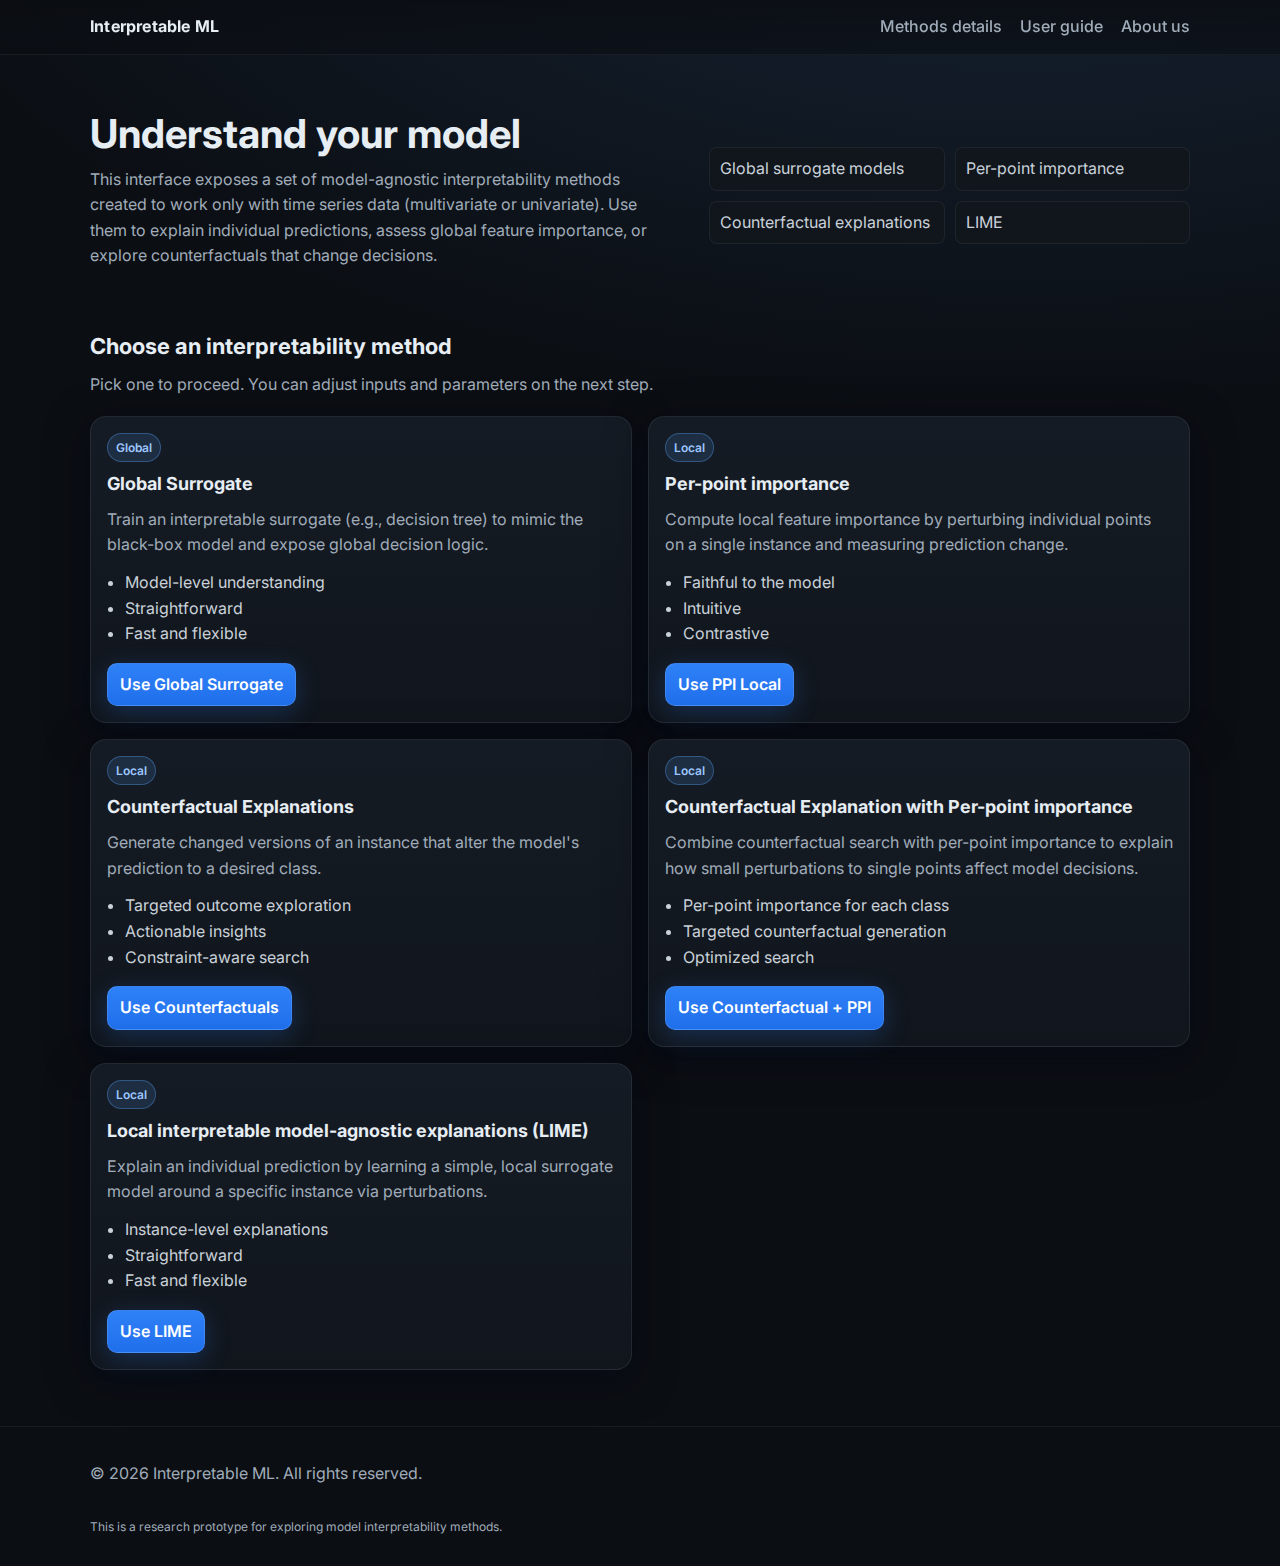
<file: templates/index.html>
<!doctype html>
<html lang="en">
  <head>
    <meta charset="utf-8" />
    <meta name="viewport" content="width=device-width, initial-scale=1" />
    <title>Interpretable ML — Home</title>
    <meta name="description" content="Explore and run interpretability methods." />
    <link rel="preconnect" href="https://fonts.googleapis.com" />
    <link rel="preconnect" href="https://fonts.gstatic.com" crossorigin />
    <link href="https://fonts.googleapis.com/css2?family=Inter:wght@400;500;600;700&display=swap" rel="stylesheet" />
    <link rel="stylesheet" href="/static/css/home.css" />
  </head>
  <body>
    <header class="site-header">
      <div class="container header-inner">
        <div class="brand" aria-label="Project brand">
          <span class="brand-name">Interpretable ML</span>
        </div>
        <nav class="top-nav" aria-label="Primary">
          <a class="nav-link" href="/methods-descriptions">Methods details</a>
          <a class="nav-link" href="/instructions">User guide</a>
          <a class="nav-link" href="#about">About us</a>
        </nav>
      </div>
    </header>

    <main id="content" class="site-main">
      <!-- Intro / Hero -->
      <section id="about" class="hero">
        <div class="container hero-inner">
          <div class="hero-copy">
            <h1 class="hero-title">Understand your model</h1>
            <p class="hero-subtitle">
              This interface exposes a set of model-agnostic interpretability methods created to
              work only with time series data (multivariate or univariate). Use them to explain
              individual predictions, assess global feature importance, or explore counterfactuals
              that change decisions.
            </p>
          </div>
          <div class="hero-copy">
            <div class="hero-bullets" role="list" aria-label="Available method categories">
              <div class="bullet" role="listitem">Global surrogate models</div>
              <div class="bullet" role="listitem">Per-point importance</div>
              <div class="bullet" role="listitem">Counterfactual explanations</div>
              <div class="bullet" role="listitem">LIME</div>
            </div>
          </div>
        </div>
      </section>

      <!-- Methods grid -->
      <section id="methods" class="methods">
        <div class="container">
          <h2 class="section-title">Choose an interpretability method</h2>
          <p class="section-sub">Pick one to proceed. You can adjust inputs and parameters on the next step.</p>

          <div class="cards" role="list">
            <!-- Global Surrogate -->
            <article class="card method" role="listitem">
              <div class="card-badge">Global</div>
              <h3 class="card-title">Global Surrogate</h3>
              <p class="card-desc">
                Train an interpretable surrogate (e.g., decision tree) to mimic the
                black-box model and expose global decision logic.
              </p>
              <ul class="card-points">
                <li>Model-level understanding</li>
                <li>Straightforward</li>
                <li>Fast and flexible</li>
              </ul>
              <a class="button" href="/methods/global-surrogate" data-method="global_surrogate" aria-label="Select Global Surrogate">Use Global Surrogate</a>
            </article>

            <!-- PPI -->
            <article class="card method" role="listitem">
              <div class="card-badge">Local</div>
              <h3 class="card-title">Per-point importance</h3>
              <p class="card-desc">
                Compute local feature importance by perturbing
                individual points on a single instance and measuring prediction change.
              </p>
              <ul class="card-points">
                <li>Faithful to the model</li>
                <li>Intuitive</li>
                <li>Contrastive</li>
              </ul>
              <a class="button" href="/methods/pfi-local" data-method="pfi_local" aria-label="Select PPI Local">Use PPI Local</a>
            </article>

            <!-- Counterfactual Explanations -->
            <article class="card method" role="listitem">
              <div class="card-badge">Local</div>
              <h3 class="card-title">Counterfactual Explanations</h3>
              <p class="card-desc">
                Generate changed versions of an instance that alter the
                model's prediction to a desired class.
              </p>
              <ul class="card-points">
                <li>Targeted outcome exploration</li>
                <li>Actionable insights</li>
                <li>Constraint-aware search</li>
              </ul>
              <a class="button" href="/methods/counterfactual-explanations" data-method="counterfactual_explanations" aria-label="Select Counterfactual Explanations">Use Counterfactuals</a>
            </article>

            <!-- Counterfactual Explanation with PPI (hybrid) -->
            <article class="card method" role="listitem">
              <div class="card-badge">Local</div>
              <h3 class="card-title">Counterfactual Explanation with Per-point importance</h3>
              <p class="card-desc">
                Combine counterfactual search with per-point importance to explain how
                small perturbations to single points affect model decisions.
              </p>
              <ul class="card-points">
                <li>Per-point importance for each class</li>
                <li>Targeted counterfactual generation</li>
                <li>Optimized search</li>
              </ul>
              <a class="button" href="/methods/counterfactual-with-pfi" data-method="counterfactual_with_pfi" aria-label="Select Counterfactual Explanation with PPI Local">Use Counterfactual + PPI</a>
            </article>

            <!-- LIME -->
            <article class="card method" role="listitem">
              <div class="card-badge">Local</div>
              <h3 class="card-title">Local interpretable model-agnostic explanations (LIME)</h3>
              <p class="card-desc">
                Explain an individual prediction by learning a simple, local surrogate
                model around a specific instance via perturbations.
              </p>
              <ul class="card-points">
                <li>Instance-level explanations</li>
                <li>Straightforward</li>
                <li>Fast and flexible</li>
              </ul>
              <a class="button" href="/methods/lime" data-method="lime" aria-label="Select LIME">Use LIME</a>
            </article>

          </div>
        </div>
      </section>
    </main>

    <footer class="site-footer">
      <div class="container footer-inner">
        <p>© <span id="year"></span> Interpretable ML. All rights reserved.</p>
        <p class="small">This is a research prototype for exploring model interpretability methods.</p>
      </div>
    </footer>

    <script>
      // Progressive enhancement: set current year and capture selection intent.
      document.getElementById('year').textContent = new Date().getFullYear();

      // In a later step we will wire these to navigate to method flows.
      document.querySelectorAll('.button[data-method]').forEach((btn) => {
        btn.addEventListener('click', (e) => {
          const href = btn.getAttribute('href') || '#';
          // Only intercept clicks for placeholder links
          if (href === '#') {
            e.preventDefault();
          }
          const method = btn.getAttribute('data-method');
          // Placeholder: visual feedback only for now
          btn.classList.add('selected');
          btn.textContent = 'Selected';
          btn.setAttribute('aria-pressed', 'true');
        });
      });
    </script>
  </body>
</html>
</file>
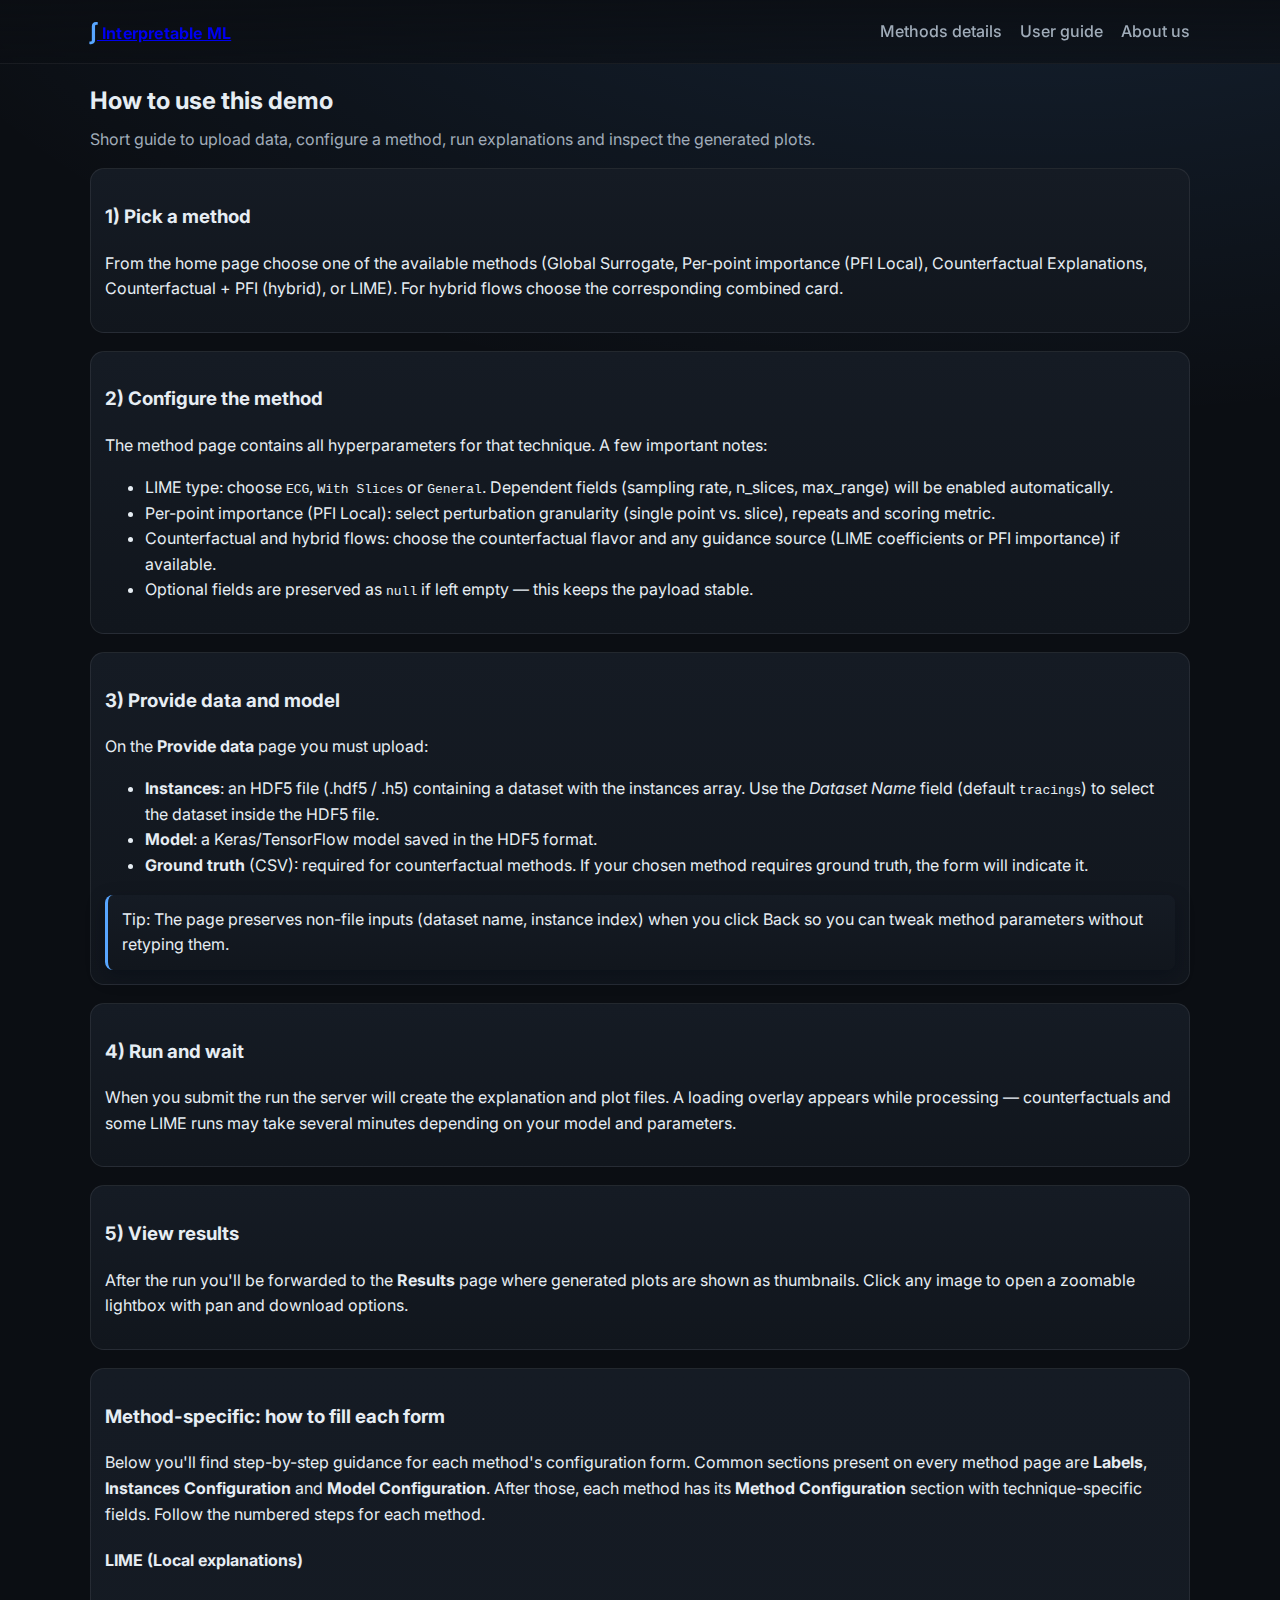
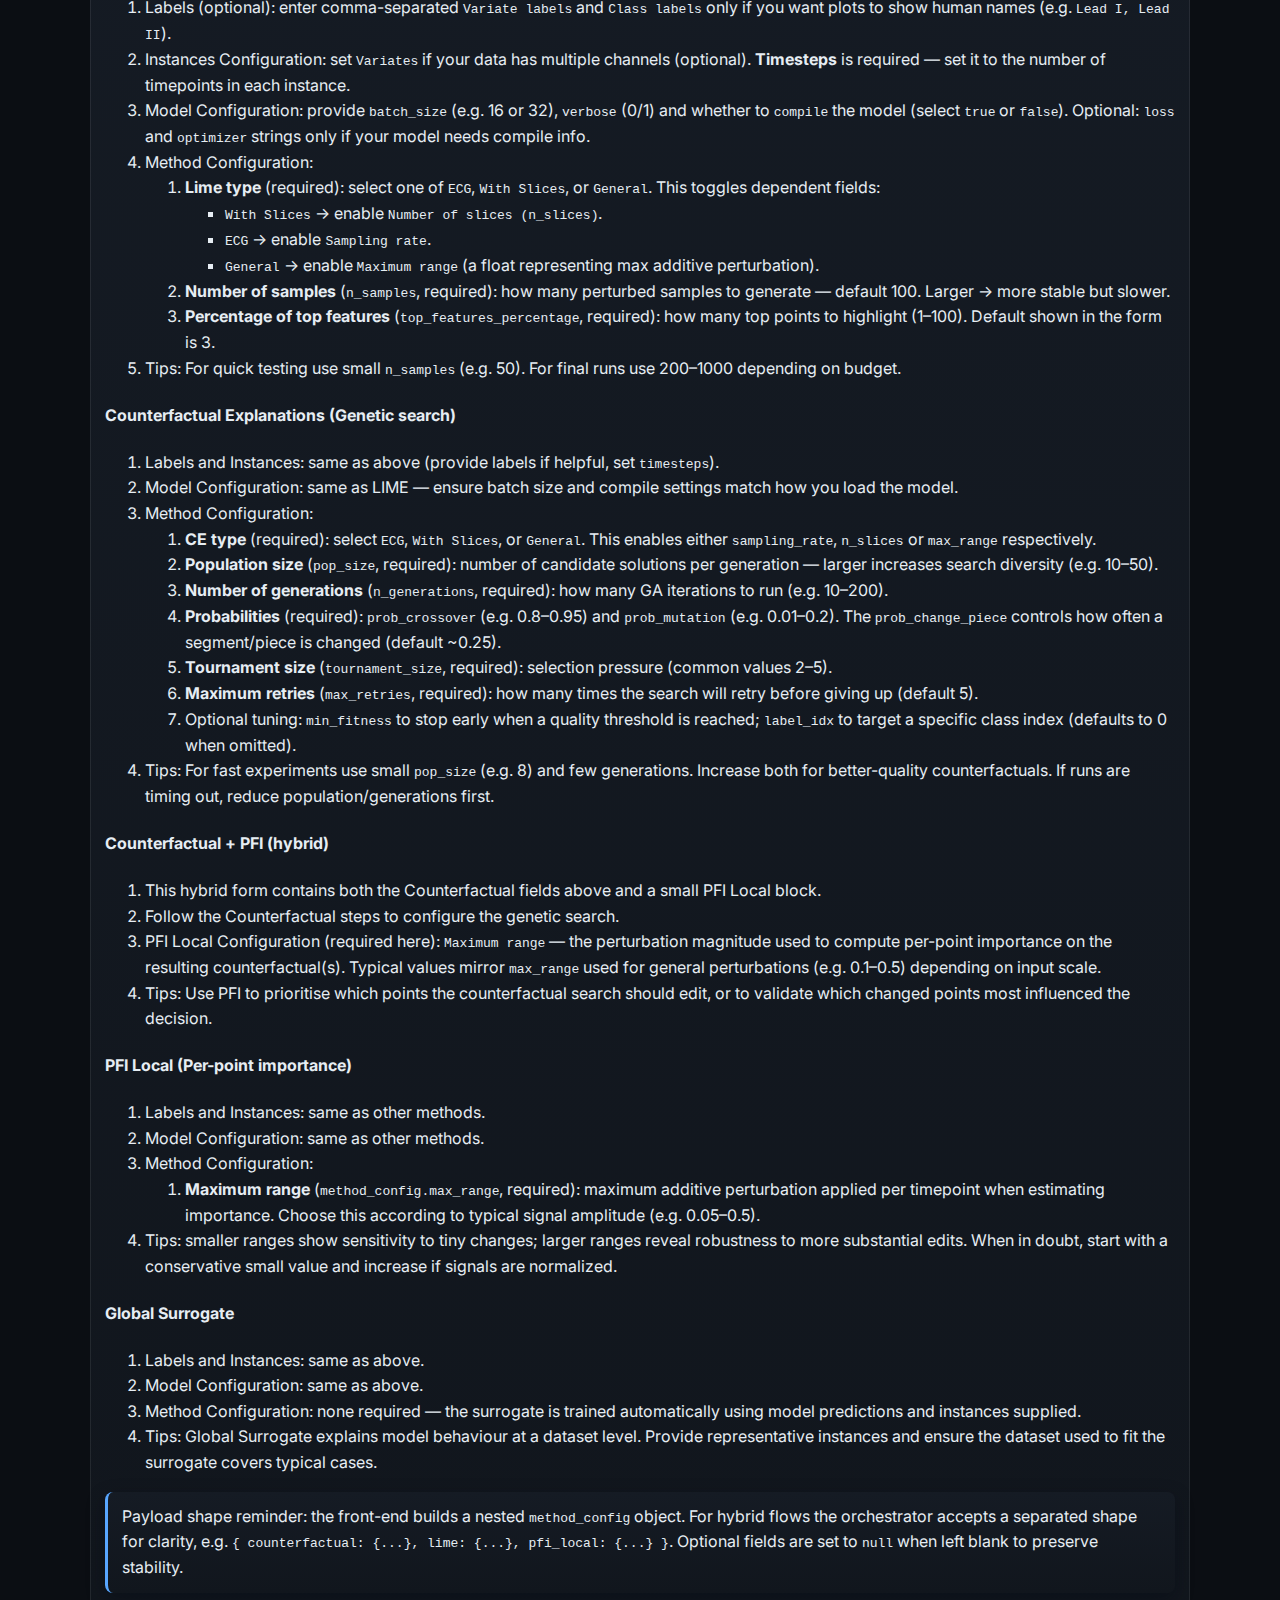
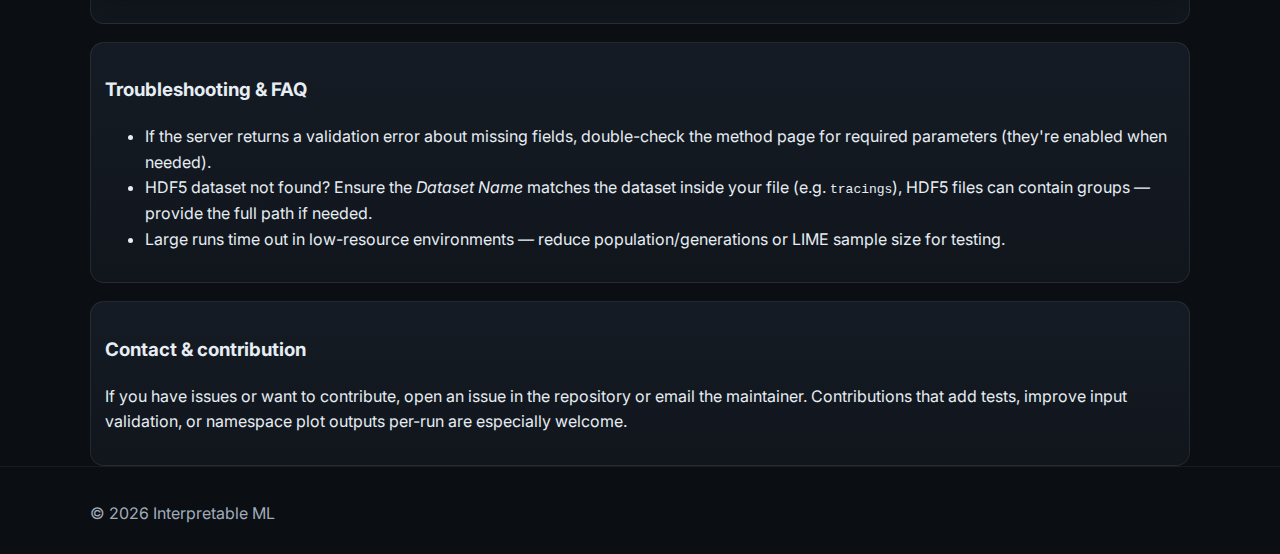
<file: templates/instructions.html>
<!doctype html>
<html lang="en">
  <head>
    <meta charset="utf-8" />
    <meta name="viewport" content="width=device-width, initial-scale=1" />
    <title>How to use — Interpretable ML</title>
    <meta name="description" content="Instructions and tips to run explanations with the Interpretable ML demo." />
    <link rel="preconnect" href="https://fonts.googleapis.com" />
    <link rel="preconnect" href="https://fonts.gstatic.com" crossorigin />
    <link href="https://fonts.googleapis.com/css2?family=Inter:wght@400;500;600;700&display=swap" rel="stylesheet" />
    <link rel="stylesheet" href="/static/css/home.css" />
    <link rel="stylesheet" href="/static/css/form.css" />
    <style>
      .lead { margin-top: 6px; color: var(--muted); }
      .how-grid { display: grid; gap: 18px; grid-template-columns: 1fr; }
      .note {
        background: linear-gradient(180deg, var(--panel-2), var(--panel));
        border-left: 3px solid var(--accent);
        padding: 12px 14px;
        color: var(--text);
        border-radius: 8px;
        box-shadow: 0 6px 18px rgba(3,8,20,0.35);
      }
      pre.cmd { background:#111; color:#eee; padding:10px;border-radius:6px; overflow:auto }
      ul.check { margin: 8px 0 0 20px; }
    </style>
  </head>
  <body>
    <header class="site-header">
      <div class="container header-inner">
        <div class="brand">
          <a class="brand-link" href="/" aria-label="Back to home">
            <span class="brand-mark">∫</span>
            <span class="brand-name">Interpretable ML</span>
          </a>
        </div>
        <nav class="top-nav" aria-label="Primary">
          <a class="nav-link" href="/methods-descriptions">Methods details</a>
          <a class="nav-link" href="/instructions">User guide</a>
          <a class="nav-link" href="#about">About us</a>
        </nav>
      </div>
    </header>

    <main id="content" class="site-main">
      <section class="container">
        <h1 class="page-title">How to use this demo</h1>
        <p class="lead">Short guide to upload data, configure a method, run explanations and inspect the generated plots.</p>

        <div class="how-grid">
          <article class="panel">
            <h3>1) Pick a method</h3>
            <p>From the home page choose one of the available methods (Global Surrogate, Per-point importance (PFI Local), Counterfactual Explanations, Counterfactual + PFI (hybrid), or LIME). For hybrid flows choose the corresponding combined card.</p>
          </article>

          <article class="panel">
            <h3>2) Configure the method</h3>
            <p>The method page contains all hyperparameters for that technique. A few important notes:</p>
            <ul>
              <li>LIME type: choose <code>ECG</code>, <code>With Slices</code> or <code>General</code>. Dependent fields (sampling rate, n_slices, max_range) will be enabled automatically.</li>
              <li>Per-point importance (PFI Local): select perturbation granularity (single point vs. slice), repeats and scoring metric.</li>
              <li>Counterfactual and hybrid flows: choose the counterfactual flavor and any guidance source (LIME coefficients or PFI importance) if available.</li>
              <li>Optional fields are preserved as <code>null</code> if left empty — this keeps the payload stable.</li>
            </ul>
          </article>

          <article class="panel">
            <h3>3) Provide data and model</h3>
            <p>On the <strong>Provide data</strong> page you must upload:</p>
            <ul>
              <li><strong>Instances</strong>: an HDF5 file (.hdf5 / .h5) containing a dataset with the instances array. Use the <em>Dataset Name</em> field (default <code>tracings</code>) to select the dataset inside the HDF5 file.</li>
              <li><strong>Model</strong>: a Keras/TensorFlow model saved in the HDF5 format.</li>
              <li><strong>Ground truth</strong> (CSV): required for counterfactual methods. If your chosen method requires ground truth, the form will indicate it.</li>
            </ul>
            <div class="note">Tip: The page preserves non-file inputs (dataset name, instance index) when you click Back so you can tweak method parameters without retyping them.</div>
          </article>

          <article class="panel">
            <h3>4) Run and wait</h3>
            <p>When you submit the run the server will create the explanation and plot files. A loading overlay appears while processing — counterfactuals and some LIME runs may take several minutes depending on your model and parameters.</p>
          </article>

          <article class="panel">
            <h3>5) View results</h3>
            <p>After the run you'll be forwarded to the <strong>Results</strong> page where generated plots are shown as thumbnails. Click any image to open a zoomable lightbox with pan and download options.</p>
          </article>

          <article class="panel">
            <h3>Method-specific: how to fill each form</h3>
            <p>Below you'll find step-by-step guidance for each method's configuration form. Common sections present on every method page are <strong>Labels</strong>, <strong>Instances Configuration</strong> and <strong>Model Configuration</strong>. After those, each method has its <strong>Method Configuration</strong> section with technique-specific fields. Follow the numbered steps for each method.</p>

            <h4>LIME (Local explanations)</h4>
            <ol>
              <li>Labels (optional): enter comma-separated <code>Variate labels</code> and <code>Class labels</code> only if you want plots to show human names (e.g. <code>Lead I, Lead II</code>).</li>
              <li>Instances Configuration: set <code>Variates</code> if your data has multiple channels (optional). <strong>Timesteps</strong> is required — set it to the number of timepoints in each instance.</li>
              <li>Model Configuration: provide <code>batch_size</code> (e.g. 16 or 32), <code>verbose</code> (0/1) and whether to <code>compile</code> the model (select <code>true</code> or <code>false</code>). Optional: <code>loss</code> and <code>optimizer</code> strings only if your model needs compile info.</li>
              <li>Method Configuration:
                <ol>
                  <li><strong>Lime type</strong> (required): select one of <code>ECG</code>, <code>With Slices</code>, or <code>General</code>. This toggles dependent fields:</li>
                  <ul>
                    <li><code>With Slices</code> → enable <code>Number of slices (n_slices)</code>.</li>
                    <li><code>ECG</code> → enable <code>Sampling rate</code>.</li>
                    <li><code>General</code> → enable <code>Maximum range</code> (a float representing max additive perturbation).</li>
                  </ul>
                  <li><strong>Number of samples</strong> (<code>n_samples</code>, required): how many perturbed samples to generate — default 100. Larger → more stable but slower.</li>
                  <li><strong>Percentage of top features</strong> (<code>top_features_percentage</code>, required): how many top points to highlight (1–100). Default shown in the form is 3.</li>
                </ol>
              </li>
              <li>Tips: For quick testing use small <code>n_samples</code> (e.g. 50). For final runs use 200–1000 depending on budget.</li>
            </ol>

            <h4>Counterfactual Explanations (Genetic search)</h4>
            <ol>
              <li>Labels and Instances: same as above (provide labels if helpful, set <code>timesteps</code>).</li>
              <li>Model Configuration: same as LIME — ensure batch size and compile settings match how you load the model.</li>
              <li>Method Configuration:
                <ol>
                  <li><strong>CE type</strong> (required): select <code>ECG</code>, <code>With Slices</code>, or <code>General</code>. This enables either <code>sampling_rate</code>, <code>n_slices</code> or <code>max_range</code> respectively.</li>
                  <li><strong>Population size</strong> (<code>pop_size</code>, required): number of candidate solutions per generation — larger increases search diversity (e.g. 10–50).</li>
                  <li><strong>Number of generations</strong> (<code>n_generations</code>, required): how many GA iterations to run (e.g. 10–200).</li>
                  <li><strong>Probabilities</strong> (required): <code>prob_crossover</code> (e.g. 0.8–0.95) and <code>prob_mutation</code> (e.g. 0.01–0.2). The <code>prob_change_piece</code> controls how often a segment/piece is changed (default ~0.25).</li>
                  <li><strong>Tournament size</strong> (<code>tournament_size</code>, required): selection pressure (common values 2–5).</li>
                  <li><strong>Maximum retries</strong> (<code>max_retries</code>, required): how many times the search will retry before giving up (default 5).</li>
                  <li>Optional tuning: <code>min_fitness</code> to stop early when a quality threshold is reached; <code>label_idx</code> to target a specific class index (defaults to 0 when omitted).</li>
                </ol>
              </li>
              <li>Tips: For fast experiments use small <code>pop_size</code> (e.g. 8) and few generations. Increase both for better-quality counterfactuals. If runs are timing out, reduce population/generations first.</li>
            </ol>

            <h4>Counterfactual + PFI (hybrid)</h4>
            <ol>
              <li>This hybrid form contains both the Counterfactual fields above and a small PFI Local block.</li>
              <li>Follow the Counterfactual steps to configure the genetic search.</li>
              <li>PFI Local Configuration (required here): <code>Maximum range</code> — the perturbation magnitude used to compute per-point importance on the resulting counterfactual(s). Typical values mirror <code>max_range</code> used for general perturbations (e.g. 0.1–0.5) depending on input scale.</li>
              <li>Tips: Use PFI to prioritise which points the counterfactual search should edit, or to validate which changed points most influenced the decision.</li>
            </ol>

            <h4>PFI Local (Per-point importance)</h4>
            <ol>
              <li>Labels and Instances: same as other methods.</li>
              <li>Model Configuration: same as other methods.</li>
              <li>Method Configuration:
                <ol>
                  <li><strong>Maximum range</strong> (<code>method_config.max_range</code>, required): maximum additive perturbation applied per timepoint when estimating importance. Choose this according to typical signal amplitude (e.g. 0.05–0.5).</li>
                </ol>
              </li>
              <li>Tips: smaller ranges show sensitivity to tiny changes; larger ranges reveal robustness to more substantial edits. When in doubt, start with a conservative small value and increase if signals are normalized.</li>
            </ol>

            <h4>Global Surrogate</h4>
            <ol>
              <li>Labels and Instances: same as above.</li>
              <li>Model Configuration: same as above.</li>
              <li>Method Configuration: none required — the surrogate is trained automatically using model predictions and instances supplied.</li>
              <li>Tips: Global Surrogate explains model behaviour at a dataset level. Provide representative instances and ensure the dataset used to fit the surrogate covers typical cases.</li>
            </ol>

            <p class="note">Payload shape reminder: the front-end builds a nested <code>method_config</code> object. For hybrid flows the orchestrator accepts a separated shape for clarity, e.g. <code>{ counterfactual: {...}, lime: {...}, pfi_local: {...} }</code>. Optional fields are set to <code>null</code> when left blank to preserve stability.</p>
          </article>

          <article class="panel">
            <h3>Troubleshooting & FAQ</h3>
            <ul>
              <li>If the server returns a validation error about missing fields, double-check the method page for required parameters (they're enabled when needed).</li>
              <li>HDF5 dataset not found? Ensure the <em>Dataset Name</em> matches the dataset inside your file (e.g. <code>tracings</code>), HDF5 files can contain groups — provide the full path if needed.</li>
              <li>Large runs time out in low-resource environments — reduce population/generations or LIME sample size for testing.</li>
            </ul>
          </article>

          <article class="panel">
            <h3>Contact & contribution</h3>
            <p>If you have issues or want to contribute, open an issue in the repository or email the maintainer. Contributions that add tests, improve input validation, or namespace plot outputs per-run are especially welcome.</p>
          </article>
        </div>
      </section>
    </main>

    <footer class="site-footer">
      <div class="container footer-inner">
        <p>© <span id="year"></span> Interpretable ML</p>
      </div>
    </footer>

    <script>document.getElementById('year').textContent = new Date().getFullYear();</script>
  </body>
</html>
</file>
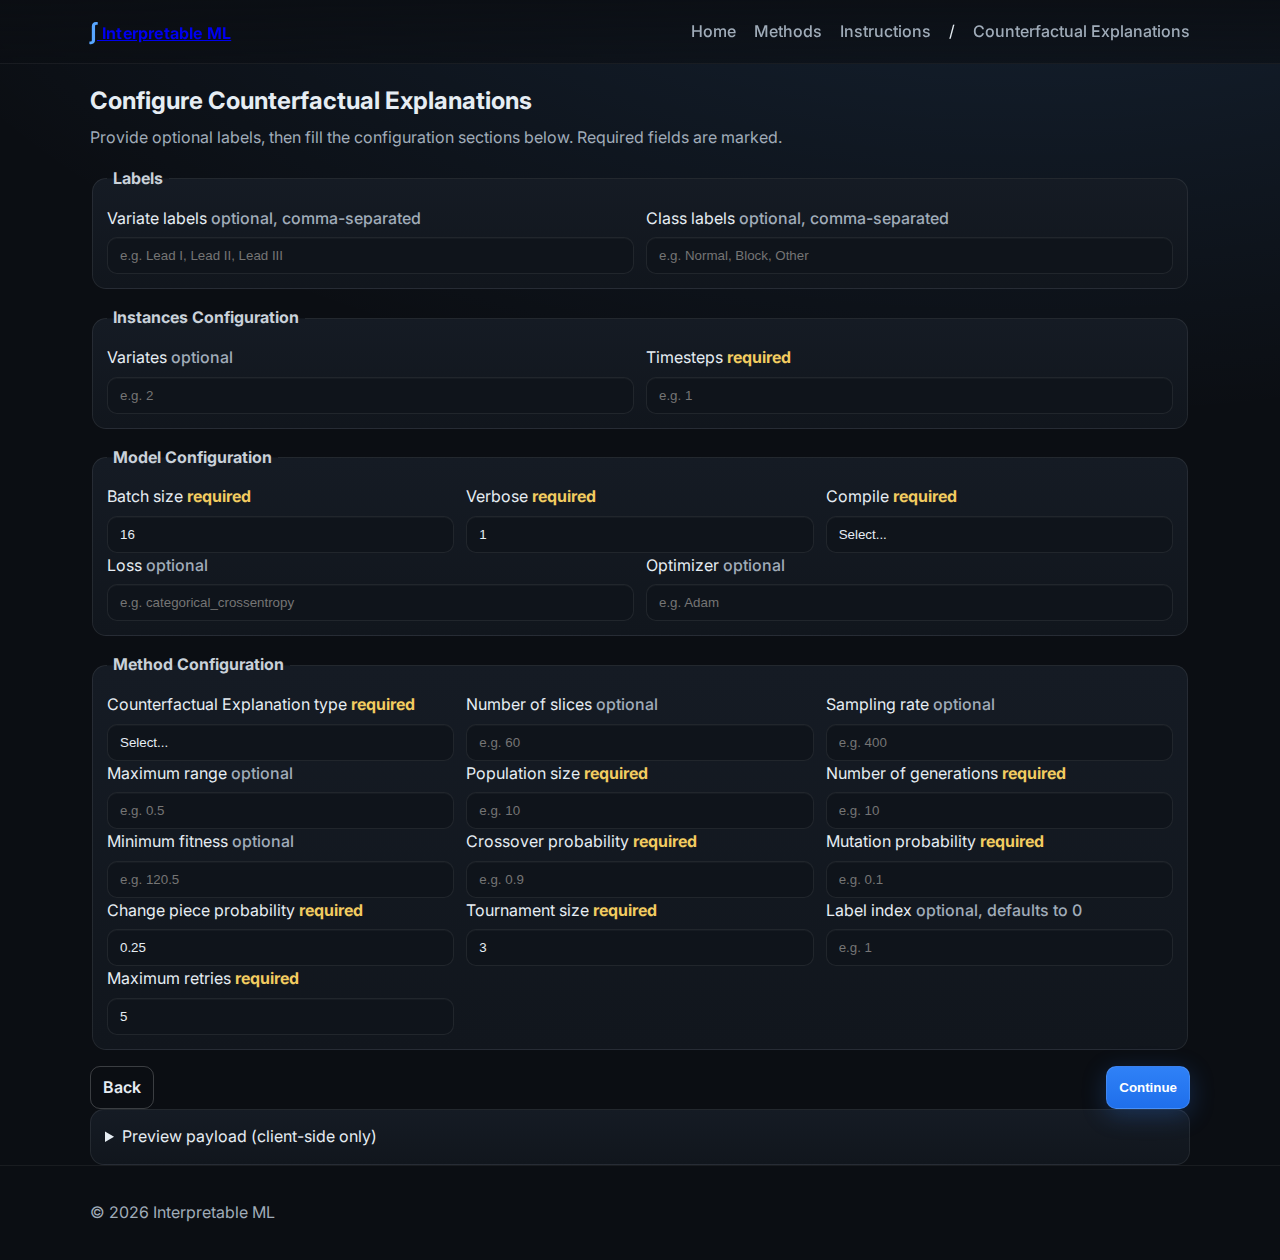
<file: templates/method_counterfactual.html>
<!doctype html>
<html lang="en">
  <head>
    <meta charset="utf-8" />
    <meta name="viewport" content="width=device-width, initial-scale=1" />
    <title>Counterfactual Explanations — Interpretable ML</title>
    <meta name="description" content="Configure parameters to run Counterfactual Explanations." />
    <link rel="preconnect" href="https://fonts.googleapis.com" />
    <link rel="preconnect" href="https://fonts.gstatic.com" crossorigin />
    <link href="https://fonts.googleapis.com/css2?family=Inter:wght@400;500;600;700&display=swap" rel="stylesheet" />
    <link rel="stylesheet" href="/static/css/home.css" />
    <link rel="stylesheet" href="/static/css/form.css" />
  </head>
  <body>
    <header class="site-header">
      <div class="container header-inner">
        <div class="brand">
          <a class="brand-link" href="/" aria-label="Back to home">
            <span class="brand-mark">∫</span>
            <span class="brand-name">Interpretable ML</span>
          </a>
        </div>
        <nav class="top-nav" aria-label="Breadcrumb">
          <a class="nav-link" href="/">Home</a>
          <a class="nav-link" href="/methods-descriptions">Methods</a>
          <a class="nav-link" href="/instructions">Instructions</a>
          <span class="crumb">/</span>
          <span class="nav-link current">Counterfactual Explanations</span>
        </nav>
      </div>
    </header>

    <main id="content" class="site-main">
      <section class="container">
        <h1 class="page-title">Configure Counterfactual Explanations</h1>
        <p class="page-sub">Provide optional labels, then fill the configuration sections below. Required fields are marked.</p>

        <form id="ce-form" class="form" novalidate>
          <input type="hidden" name="method_name" value="counterfactual_explanations" />

          <fieldset class="panel">
            <legend>Labels</legend>
            <div class="grid two">
              <div class="field">
                <label for="variate_labels">Variate labels <span class="hint">optional, comma-separated</span></label>
                <input id="variate_labels" name="variate_labels" type="text" placeholder="e.g. Lead I, Lead II, Lead III" />
              </div>
              <div class="field">
                <label for="class_labels">Class labels <span class="hint">optional, comma-separated</span></label>
                <input id="class_labels" name="class_labels" type="text" placeholder="e.g. Normal, Block, Other" />
              </div>
            </div>
          </fieldset>

          <fieldset class="panel">
            <legend>Instances Configuration</legend>
            <div class="grid two">
              <div class="field">
                <label for="instances_variates">Variates <span class="hint">optional</span></label>
                <input id="instances_variates" name="instances_config.variates" type="number" inputmode="numeric" min="0" step="1" placeholder="e.g. 2" />
              </div>
              <div class="field required">
                <label for="instances_timesteps">Timesteps <span class="req">required</span></label>
                <input id="instances_timesteps" name="instances_config.timesteps" type="number" inputmode="numeric" min="1" step="1" required placeholder="e.g. 1" />
              </div>
            </div>
          </fieldset>

          <fieldset class="panel">
            <legend>Model Configuration</legend>
            <div class="grid three">
              <div class="field required">
                <label for="model_batch_size">Batch size <span class="req">required</span></label>
                <input id="model_batch_size" name="model_config.batch_size" type="number" inputmode="numeric" min="1" step="1" value="16" required placeholder="e.g. 32" />
              </div>
              <div class="field required">
                <label for="model_verbose">Verbose <span class="req">required</span></label>
                <input id="model_verbose" name="model_config.verbose" type="number" inputmode="numeric" min="0" step="1" value="1" required placeholder="e.g. 0" />
              </div>
              <div class="field required">
                <label for="model_compile">Compile <span class="req">required</span></label>
                <select id="model_compile" name="model_config.compile" required>
                  <option value="" disabled selected>Select...</option>
                  <option value="true">true</option>
                  <option value="false">false</option>
                </select>
              </div>
            </div>
            <div class="grid two">
              <div class="field">
                <label for="model_loss">Loss <span class="hint">optional</span></label>
                <input id="model_loss" name="model_config.loss" type="text" placeholder="e.g. categorical_crossentropy" />
              </div>
              <div class="field">
                <label for="model_optimizer">Optimizer <span class="hint">optional</span></label>
                <input id="model_optimizer" name="model_config.optimizer" type="text" placeholder="e.g. Adam" />
              </div>
            </div>
          </fieldset>

          <fieldset class="panel">
            <legend>Method Configuration</legend>
            <div class="grid three">
              <div class="field required">
                <label for="ce_type">Counterfactual Explanation type <span class="req">required</span></label>
                <select id="ce_type" name="method_config.ce_type" required>
                  <option value="" disabled selected>Select...</option>
                  <option value="ecg">ECG</option>
                  <option value="with_slices">With Slices</option>
                  <option value="general">General</option>
                </select>
              </div>
              <div class="field">
                <label for="n_slices">Number of slices <span class="hint">optional</span></label>
                <input id="n_slices" name="method_config.n_slices" type="number" inputmode="numeric" min="1" step="1" placeholder="e.g. 60" />
              </div>
              <div class="field">
                <label for="sampling_rate">Sampling rate <span class="hint">optional</span></label>
                <input id="sampling_rate" name="method_config.sampling_rate" type="number" inputmode="numeric" min="1" step="1" placeholder="e.g. 400" />
              </div>
            </div>
            <div class="grid three">
              <div class="field">
                <label for="max_range">Maximum range <span class="hint">optional</span></label>
                <input id="max_range" name="method_config.max_range" type="number" step="any" placeholder="e.g. 0.5" />
              </div>
              <div class="field required">
                <label for="pop_size">Population size <span class="req">required</span></label>
                <input id="pop_size" name="method_config.pop_size" type="number" inputmode="numeric" min="1" step="1" required placeholder="e.g. 10" />
              </div>
              <div class="field required">
                <label for="n_generations">Number of generations <span class="req">required</span></label>
                <input id="n_generations" name="method_config.n_generations" type="number" inputmode="numeric" min="1" step="1" required placeholder="e.g. 10" />
              </div>
            </div>
            <div class="grid three">
              <div class="field">
                <label for="min_fitness">Minimum fitness <span class="hint">optional</span></label>
                <input id="min_fitness" name="method_config.min_fitness" type="number" step="any" placeholder="e.g. 120.5" />
              </div>
              <div class="field required">
                <label for="prob_crossover">Crossover probability <span class="req">required</span></label>
                <input id="prob_crossover" name="method_config.prob_crossover" type="number" step="any" min="0" max="1" required placeholder="e.g. 0.9" />
              </div>
              <div class="field required">
                <label for="prob_mutation">Mutation probability <span class="req">required</span></label>
                <input id="prob_mutation" name="method_config.prob_mutation" type="number" step="any" min="0" max="1" required placeholder="e.g. 0.1" />
              </div>
            </div>
            <div class="grid three">
              <div class="field required">
                <label for="prob_change_piece">Change piece probability <span class="req">required</span></label>
                <input id="prob_change_piece" name="method_config.prob_change_piece" type="number" step="any" min="0" max="1" required value="0.25" />
              </div>
              <div class="field required">
                <label for="tournament_size">Tournament size <span class="req">required</span></label>
                <input id="tournament_size" name="method_config.tournament_size" type="number" inputmode="numeric" min="1" step="1" required value="3" />
              </div>
              <div class="field">
                <label for="label_idx">Label index <span class="hint">optional, defaults to 0</span></label>
                <input id="label_idx" name="method_config.label_idx" type="number" inputmode="numeric" min="0" step="1" placeholder="e.g. 1" />
              </div>
            </div>
            <div class="grid three">
              <div class="field required">
                <label for="max_retries">Maximum retries <span class="req">required</span></label>
                <input id="max_retries" name="method_config.max_retries" type="number" inputmode="numeric" min="1" step="1" required value="5" />
              </div>
            </div>
          </fieldset>

          <div class="actions">
            <a class="button ghost" href="/">Back</a>
            <button type="submit" class="button">Continue</button>
          </div>
        </form>

        <details class="panel preview" id="preview">
          <summary>Preview payload (client-side only)</summary>
          <pre id="preview-json" class="code"></pre>
        </details>
      </section>
    </main>

    <footer class="site-footer">
      <div class="container footer-inner">
        <p>© <span id="year"></span> Interpretable ML</p>
      </div>
    </footer>

    <script>
      document.getElementById('year').textContent = new Date().getFullYear();

      function formToConfig(form) {
        const data = new FormData(form);
        const config = {
          method_name: 'counterfactual_explanations',
          variate_labels: null,
          class_labels: null,
          instances_config: {},
          model_config: {},
          method_config: {},
        };

        for (const [key, value] of data.entries()) {
          if (key === 'variate_labels') {
            config.variate_labels = value === '' ? null : value.split(',').map(s => s.trim()).filter(Boolean);
          } else if (key === 'class_labels') {
            config.class_labels = value === '' ? null : value.split(',').map(s => s.trim()).filter(Boolean);
          } else if (key.startsWith('instances_config.')) {
            const k = key.replace('instances_config.', '');
            config.instances_config[k] = coerceNumber(value);
          } else if (key.startsWith('model_config.')) {
            const k = key.replace('model_config.', '');
            config.model_config[k] = k === 'compile' ? (value === 'true') : coerceNumberOrString(value);
          } else if (key.startsWith('method_config.')) {
            const k = key.replace('method_config.', '');
            config.method_config[k] = coerceNumber(value);
          }
        }
        // Ensure optional fields exist with null if missing
        if (!('variates' in config.instances_config)) config.instances_config.variates = null;
        if (!('loss' in config.model_config)) config.model_config.loss = null;
        if (!('optimizer' in config.model_config)) config.model_config.optimizer = null;
        const mc = config.method_config;
        if (!('n_slices' in mc)) mc.n_slices = null;
        if (!('sampling_rate' in mc)) mc.sampling_rate = null;
        if (!('max_range' in mc)) mc.max_range = null;
        if (!('min_fitness' in mc)) mc.min_fitness = null;
        if (!('label_idx' in mc)) mc.label_idx = 0; // optional; 0 if user left blank
        return config;
      }

      function coerceNumber(v) {
        if (v === '') return null;
        const n = Number(v);
        return Number.isFinite(n) ? n : v;
      }
      function coerceNumberOrString(v) {
        if (v === '') return null;
        const n = Number(v);
        return Number.isFinite(n) ? n : v;
      }

      // Dynamic requirement toggles based on ce_type
      const ceTypeEl = document.getElementById('ce_type');
      const nSlicesEl = document.getElementById('n_slices');
      const samplingRateEl = document.getElementById('sampling_rate');
      const maxRangeEl = document.getElementById('max_range');
      function setFieldState(input, enabled, makeRequired) {
        if (!input) return;
        input.disabled = !enabled;
        input.required = !!makeRequired;
        if (!enabled) input.value='';
      }
      function updateDynamicRequirements() {
        const t = ceTypeEl.value;
        const wantSlices = t === 'with_slices';
        const wantSampling = t === 'ecg';
        const wantRange = t === 'general';
        // Only disable fields that are not relevant; do not disable then re-enable the active one
        setFieldState(nSlicesEl, wantSlices, wantSlices);
        setFieldState(samplingRateEl, wantSampling, wantSampling);
        setFieldState(maxRangeEl, wantRange, wantRange);
      }
      ceTypeEl.addEventListener('change', updateDynamicRequirements);

      const form = document.getElementById('ce-form');
      const previewPre = document.getElementById('preview-json');
      const updatePreview = () => {
        updateDynamicRequirements();
        const cfg = formToConfig(form);
        previewPre.textContent = JSON.stringify(cfg, null, 2);
      };

      form.addEventListener('input', updatePreview);
      form.addEventListener('change', updatePreview);
      form.addEventListener('submit', async (e) => {
        e.preventDefault();
        updateDynamicRequirements();
        const cfg = formToConfig(form);
        try { localStorage.setItem('input_config', JSON.stringify(cfg)); } catch (e) {}
        try {
          const res = await fetch('/config', {
            method: 'POST',
            headers: { 'Content-Type': 'application/json' },
            credentials: 'same-origin',
            body: JSON.stringify(cfg)
          });
          if (!res.ok) {
            const err = await res.json().catch(() => ({}));
            alert('Failed to save configuration: ' + (err.message || res.statusText));
            return;
          }
        } catch (err) {
          alert('Network error while saving configuration.');
          return;
        }
        window.location.href = '/run/setup?method=counterfactual_explanations';
      });

      // Initialize preview and dynamic requirements on load
      updatePreview();
    </script>
  </body>
</html>
</file>
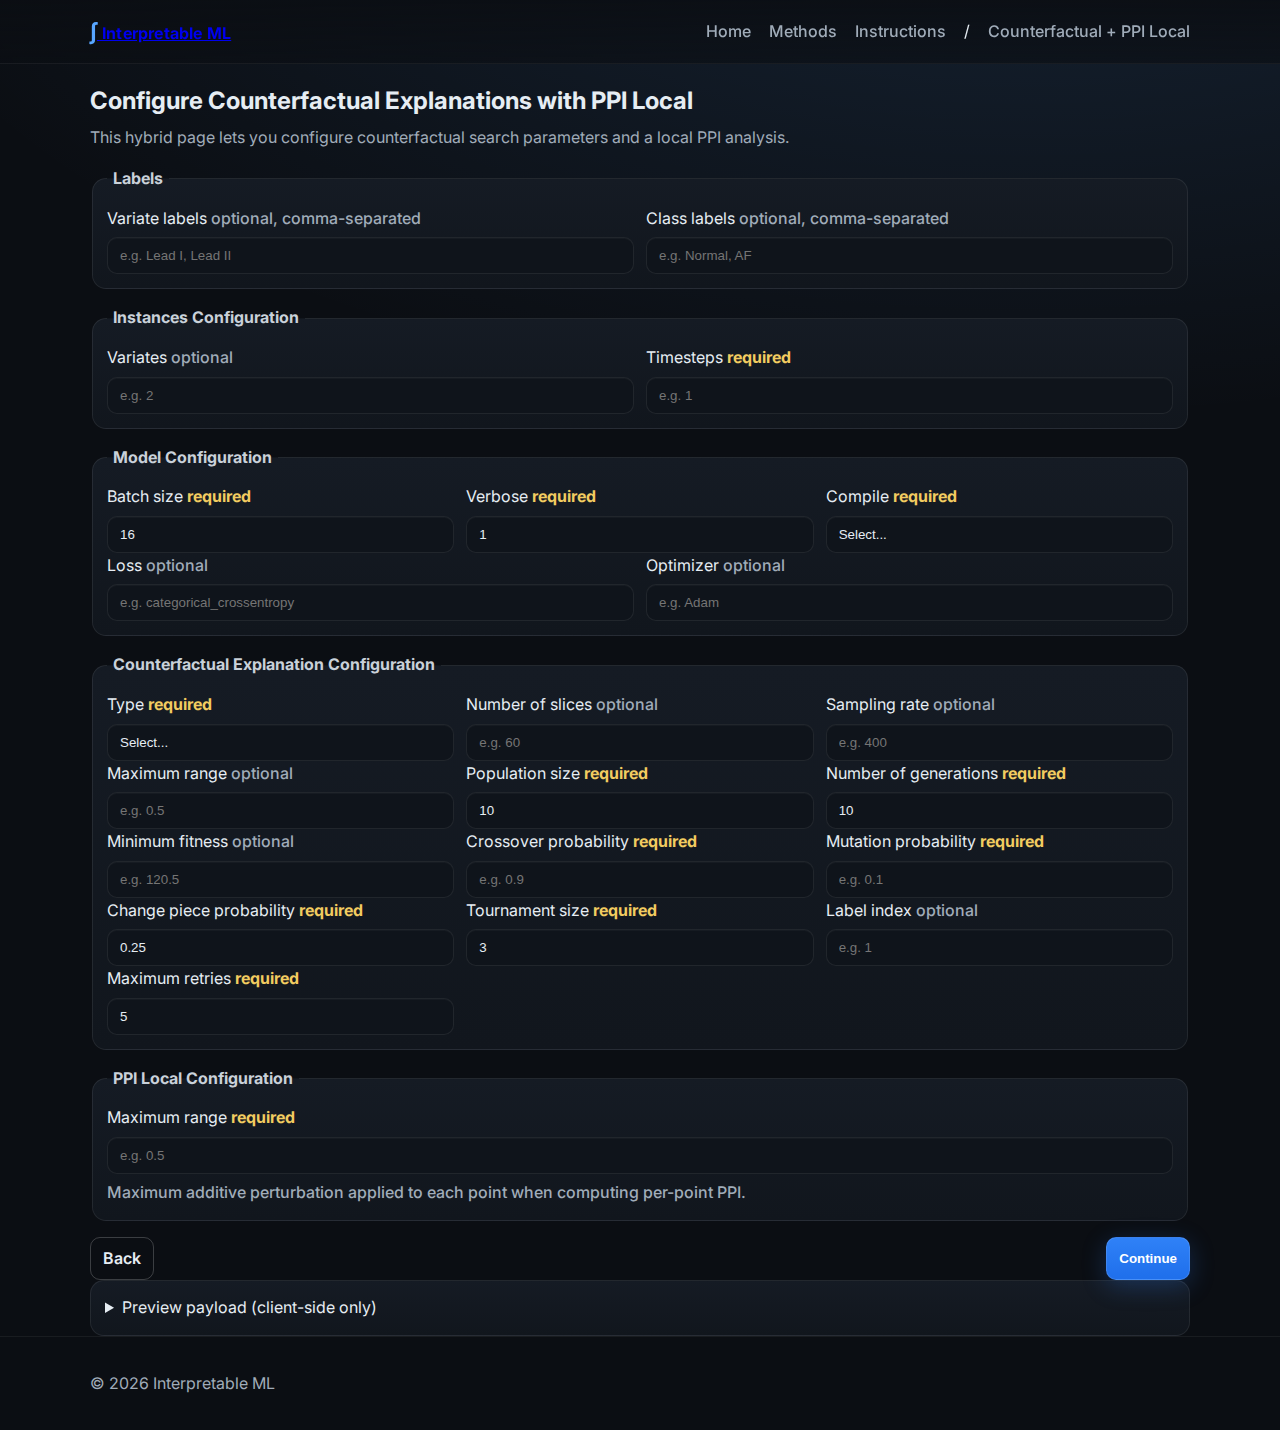
<file: templates/method_counterfactual_with_pfi.html>
<!doctype html>
<html lang="en">
  <head>
    <meta charset="utf-8" />
    <meta name="viewport" content="width=device-width, initial-scale=1" />
    <title>Counterfactual + PPI Local — Interpretable ML</title>
    <meta name="description" content="Configure Counterfactual Explanation combined with local PPI (per-point) explanations." /> 
    <link rel="preconnect" href="https://fonts.googleapis.com" />
    <link rel="preconnect" href="https://fonts.gstatic.com" crossorigin />
    <link href="https://fonts.googleapis.com/css2?family=Inter:wght@400;500;600;700&display=swap" rel="stylesheet" />
    <link rel="stylesheet" href="/static/css/home.css" />
    <link rel="stylesheet" href="/static/css/form.css" />
  </head>
  <body>
    <header class="site-header">
      <div class="container header-inner">
        <div class="brand">
          <a class="brand-link" href="/" aria-label="Back to home">
            <span class="brand-mark">∫</span>
            <span class="brand-name">Interpretable ML</span>
          </a>
        </div>
        <nav class="top-nav" aria-label="Breadcrumb">
          <a class="nav-link" href="/">Home</a>
          <a class="nav-link" href="/methods-descriptions">Methods</a>
          <a class="nav-link" href="/instructions">Instructions</a>
          <span class="crumb">/</span>
          <span class="nav-link current">Counterfactual + PPI Local</span>
        </nav>
      </div>
    </header>

    <main id="content" class="site-main">
      <section class="container">
        <h1 class="page-title">Configure Counterfactual Explanations with PPI Local</h1>
        <p class="page-sub">This hybrid page lets you configure counterfactual search parameters and a local PPI analysis.</p>

        <form id="cf-pfi-form" class="form" novalidate>
          <input type="hidden" name="method_name" value="counterfactual_with_pfi" />

          <fieldset class="panel">
            <legend>Labels</legend>
            <div class="grid two">
              <div class="field">
                <label for="variate_labels">Variate labels <span class="hint">optional, comma-separated</span></label>
                <input id="variate_labels" name="variate_labels" type="text" placeholder="e.g. Lead I, Lead II" />
              </div>
              <div class="field">
                <label for="class_labels">Class labels <span class="hint">optional, comma-separated</span></label>
                <input id="class_labels" name="class_labels" type="text" placeholder="e.g. Normal, AF" />
              </div>
            </div>
          </fieldset>

          <fieldset class="panel">
            <legend>Instances Configuration</legend>
            <div class="grid two">
              <div class="field">
                <label for="instances_variates">Variates <span class="hint">optional</span></label>
                <input id="instances_variates" name="instances_config.variates" type="number" inputmode="numeric" min="0" step="1" placeholder="e.g. 2" />
              </div>
              <div class="field required">
                <label for="instances_timesteps">Timesteps <span class="req">required</span></label>
                <input id="instances_timesteps" name="instances_config.timesteps" type="number" inputmode="numeric" min="1" step="1" required placeholder="e.g. 1" />
              </div>
            </div>
          </fieldset>

          <fieldset class="panel">
            <legend>Model Configuration</legend>
            <div class="grid three">
              <div class="field required">
                <label for="model_batch_size">Batch size <span class="req">required</span></label>
                <input id="model_batch_size" name="model_config.batch_size" type="number" inputmode="numeric" min="1" step="1" value="16" required />
              </div>
              <div class="field required">
                <label for="model_verbose">Verbose <span class="req">required</span></label>
                <input id="model_verbose" name="model_config.verbose" type="number" inputmode="numeric" min="0" step="1" value="1" required />
              </div>
              <div class="field required">
                <label for="model_compile">Compile <span class="req">required</span></label>
                <select id="model_compile" name="model_config.compile" required>
                  <option value="" disabled selected>Select...</option>
                  <option value="true">true</option>
                  <option value="false">false</option>
                </select>
              </div>
            </div>
            <div class="grid two">
              <div class="field">
                <label for="model_loss">Loss <span class="hint">optional</span></label>
                <input id="model_loss" name="model_config.loss" type="text" placeholder="e.g. categorical_crossentropy" />
              </div>
              <div class="field">
                <label for="model_optimizer">Optimizer <span class="hint">optional</span></label>
                <input id="model_optimizer" name="model_config.optimizer" type="text" placeholder="e.g. Adam" />
              </div>
            </div>
          </fieldset>

          <fieldset class="panel">
            <legend>Counterfactual Explanation Configuration</legend>
            <div class="grid three">
              <div class="field required">
                <label for="cf_ce_type">Type <span class="req">required</span></label>
                <select id="cf_ce_type" name="method_config.ce_type" required>
                  <option value="" disabled selected>Select...</option>
                  <option value="ecg">ECG</option>
                  <option value="with_slices">With Slices</option>
                  <option value="general">General</option>
                </select>
              </div>
              <div class="field">
                <label for="cf_n_slices">Number of slices <span class="hint">optional</span></label>
                <input id="cf_n_slices" name="method_config.n_slices" type="number" inputmode="numeric" min="1" step="1" placeholder="e.g. 60" />
              </div>
              <div class="field">
                <label for="cf_sampling_rate">Sampling rate <span class="hint">optional</span></label>
                <input id="cf_sampling_rate" name="method_config.sampling_rate" type="number" inputmode="numeric" min="1" step="1" placeholder="e.g. 400" />
              </div>
            </div>
            <div class="grid three">
              <div class="field">
                <label for="cf_max_range">Maximum range <span class="hint">optional</span></label>
                <input id="cf_max_range" name="method_config.max_range" type="number" step="any" placeholder="e.g. 0.5" />
              </div>
              <div class="field required">
                <label for="cf_pop_size">Population size <span class="req">required</span></label>
                <input id="cf_pop_size" name="method_config.pop_size" type="number" inputmode="numeric" min="1" step="1" required value="10" />
              </div>
              <div class="field required">
                <label for="cf_n_generations">Number of generations <span class="req">required</span></label>
                <input id="cf_n_generations" name="method_config.n_generations" type="number" inputmode="numeric" min="1" step="1" required value="10" />
              </div>
            </div>
            <div class="grid three">
              <div class="field">
                <label for="cf_min_fitness">Minimum fitness <span class="hint">optional</span></label>
                <input id="cf_min_fitness" name="method_config.min_fitness" type="number" step="any" placeholder="e.g. 120.5" />
              </div>
              <div class="field required">
                <label for="cf_prob_crossover">Crossover probability <span class="req">required</span></label>
                <input id="cf_prob_crossover" name="method_config.prob_crossover" type="number" step="any" min="0" max="1" required placeholder="e.g. 0.9" />
              </div>
              <div class="field required">
                <label for="cf_prob_mutation">Mutation probability <span class="req">required</span></label>
                <input id="cf_prob_mutation" name="method_config.prob_mutation" type="number" step="any" min="0" max="1" required placeholder="e.g. 0.1" />
              </div>
            </div>
            <div class="grid three">
              <div class="field required">
                <label for="cf_prob_change_piece">Change piece probability <span class="req">required</span></label>
                <input id="cf_prob_change_piece" name="method_config.prob_change_piece" type="number" step="any" min="0" max="1" required value="0.25" />
              </div>
              <div class="field required">
                <label for="cf_tournament_size">Tournament size <span class="req">required</span></label>
                <input id="cf_tournament_size" name="method_config.tournament_size" type="number" inputmode="numeric" min="1" step="1" required value="3" />
              </div>
              <div class="field">
                <label for="cf_label_idx">Label index <span class="hint">optional</span></label>
                <input id="cf_label_idx" name="method_config.label_idx" type="number" inputmode="numeric" min="0" step="1" placeholder="e.g. 1" />
              </div>
            </div>
            <div class="grid three">
              <div class="field required">
                <label for="cf_max_retries">Maximum retries <span class="req">required</span></label>
                <input id="cf_max_retries" name="method_config.max_retries" type="number" inputmode="numeric" min="1" step="1" required value="5" />
              </div>
            </div>
          </fieldset>

          <fieldset class="panel">
            <legend>PPI Local Configuration</legend>
            <div class="grid one">
              <div class="field required">
                <label for="pfilocal_max_range">Maximum range <span class="req">required</span></label>
                <input id="pfilocal_max_range" name="method_config.max_range" type="number" step="any" required placeholder="e.g. 0.5" />
                <div class="hint">Maximum additive perturbation applied to each point when computing per-point PPI.</div>
              </div>
            </div>
          </fieldset>

          <div class="actions">
            <a class="button ghost" href="/">Back</a>
            <button type="submit" class="button">Continue</button>
          </div>
        </form>

        <details class="panel preview" id="preview">
          <summary>Preview payload (client-side only)</summary>
          <pre id="preview-json" class="code"></pre>
        </details>
      </section>
    </main>

    <footer class="site-footer">
      <div class="container footer-inner">
        <p>© <span id="year"></span> Interpretable ML</p>
      </div>
    </footer>

    <script>
      document.getElementById('year').textContent = new Date().getFullYear();

      function formToConfig(form) {
        const data = new FormData(form);
        const config = {
          method_name: 'counterfactual_with_pfi',
          variate_labels: null,
          class_labels: null,
          instances_config: {},
          model_config: {},
          method_config: {},
        };

        for (const [key, value] of data.entries()) {
          if (key === 'variate_labels') {
            config.variate_labels = value === '' ? null : value.split(',').map(s => s.trim()).filter(Boolean);
          } else if (key === 'class_labels') {
            config.class_labels = value === '' ? null : value.split(',').map(s => s.trim()).filter(Boolean);
          } else if (key.startsWith('instances_config.')) {
            const k = key.replace('instances_config.', '');
            config.instances_config[k] = coerceNumber(value);
          } else if (key.startsWith('model_config.')) {
            const k = key.replace('model_config.', '');
            config.model_config[k] = k === 'compile' ? (value === 'true') : coerceNumberOrString(value);
          } else if (key.startsWith('method_config.')) {
            const k = key.replace('method_config.', '');
            config.method_config[k] = coerceNumber(value);
          }
        }

        // Ensure optional presence
        if (!('variates' in config.instances_config)) config.instances_config.variates = null;
        if (!('loss' in config.model_config)) config.model_config.loss = null;
        if (!('optimizer' in config.model_config)) config.model_config.optimizer = null;
        // Counterfactual keys
        const mc = config.method_config;
        if (!('n_slices' in mc)) mc.n_slices = null;
        if (!('sampling_rate' in mc)) mc.sampling_rate = null;
        if (!('max_range' in mc)) mc.max_range = null;
        if (!('min_fitness' in mc)) mc.min_fitness = null;
        if (!('label_idx' in mc)) mc.label_idx = null;

        return config;
      }

      function coerceNumber(v) {
        if (v === '') return null;
        const n = Number(v);
        return Number.isFinite(n) ? n : v;
      }
      function coerceNumberOrString(v) {
        if (v === '') return null;
        const n = Number(v);
        return Number.isFinite(n) ? n : v;
      }

      // Dynamic toggles for counterfactual config
      const cfTypeEl = document.getElementById('cf_ce_type');
      const cfNSlices = document.getElementById('cf_n_slices');
      const cfSampling = document.getElementById('cf_sampling_rate');
      const cfMaxRange = document.getElementById('cf_max_range');

      function setFieldState(input, enabled, makeRequired) {
        if (!input) return;
        input.disabled = !enabled;
        input.required = !!makeRequired;
        if (!enabled) input.value = '';
      }

      function updateCfRequirements() {
        const t = cfTypeEl.value;
        setFieldState(cfNSlices, t === 'with_slices', t === 'with_slices');
        setFieldState(cfSampling, t === 'ecg', t === 'ecg');
        setFieldState(cfMaxRange, t === 'general', t === 'general');
      }

      cfTypeEl.addEventListener('change', () => { updateCfRequirements(); updatePreview(); });

      const form = document.getElementById('cf-pfi-form');
      const previewPre = document.getElementById('preview-json');
      const updatePreview = () => { const cfg = formToConfig(form); previewPre.textContent = JSON.stringify(cfg, null, 2); };

      form.addEventListener('input', updatePreview);
      form.addEventListener('change', updatePreview);
      form.addEventListener('submit', async (e) => {
        e.preventDefault();
        const cfg = formToConfig(form);
        try { localStorage.setItem('input_config', JSON.stringify(cfg)); } catch (e) {}
        try {
          const res = await fetch('/config', { method: 'POST', headers: { 'Content-Type': 'application/json' }, credentials: 'same-origin', body: JSON.stringify(cfg) });
          if (!res.ok) { const err = await res.json().catch(()=>({})); alert('Failed to save configuration: ' + (err.message || res.statusText)); return; }
        } catch (err) { alert('Network error while saving configuration.'); return; }
        window.location.href = '/run/setup?method=counterfactual_with_pfi';
      });

      // Initialize
      updateCfRequirements();
      updatePreview();
    </script>
  </body>
</html>
</file>
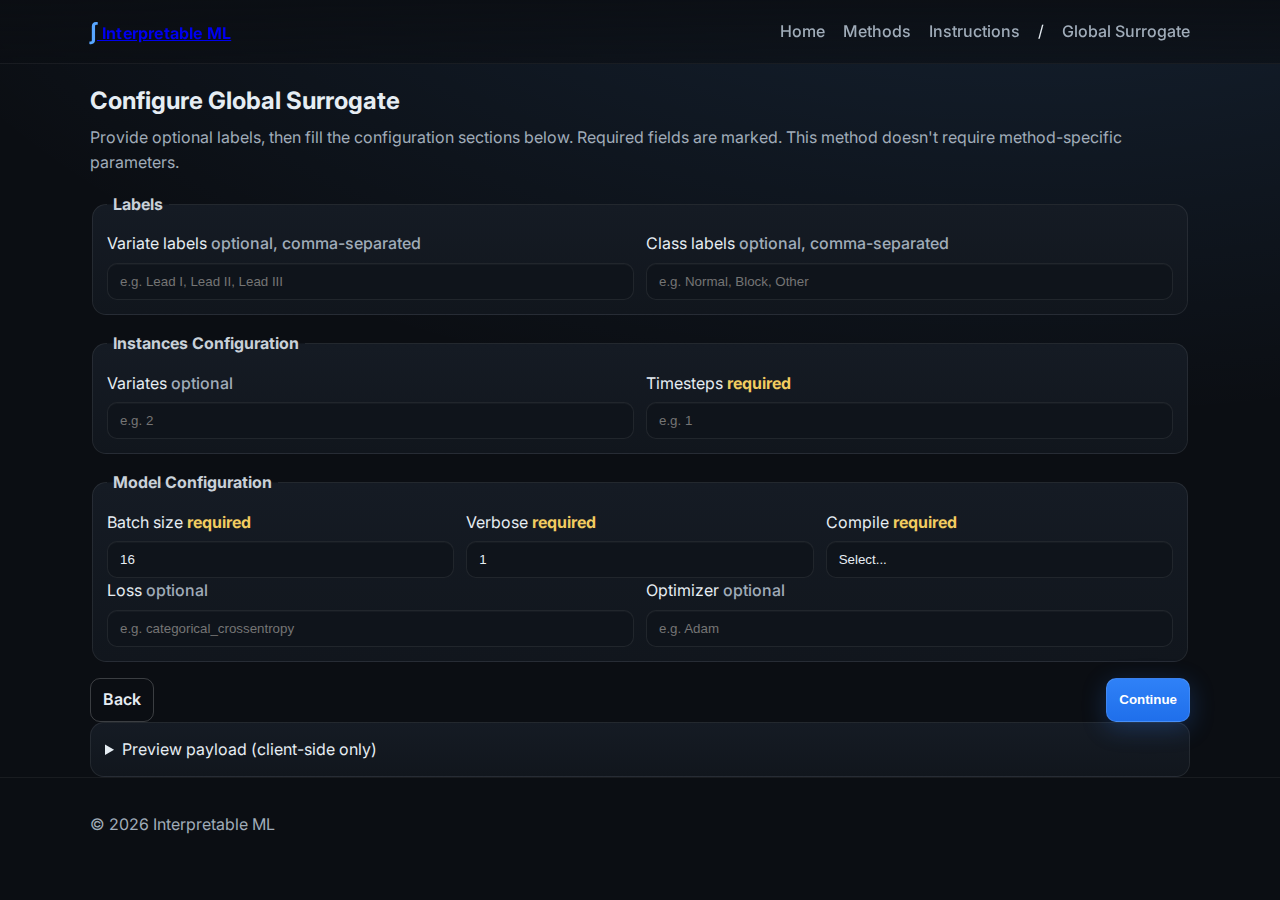
<file: templates/method_global_surrogate.html>
<!doctype html>
<html lang="en">
  <head>
    <meta charset="utf-8" />
    <meta name="viewport" content="width=device-width, initial-scale=1" />
    <title>Global Surrogate — Interpretable ML</title>
    <meta name="description" content="Configure parameters to run the Global Surrogate method." />
    <link rel="preconnect" href="https://fonts.googleapis.com" />
    <link rel="preconnect" href="https://fonts.gstatic.com" crossorigin />
    <link href="https://fonts.googleapis.com/css2?family=Inter:wght@400;500;600;700&display=swap" rel="stylesheet" />
    <link rel="stylesheet" href="/static/css/home.css" />
    <link rel="stylesheet" href="/static/css/form.css" />
  </head>
  <body>
    <header class="site-header">
      <div class="container header-inner">
        <div class="brand">
          <a class="brand-link" href="/" aria-label="Back to home">
            <span class="brand-mark">∫</span>
            <span class="brand-name">Interpretable ML</span>
          </a>
        </div>
        <nav class="top-nav" aria-label="Breadcrumb">
          <a class="nav-link" href="/">Home</a>
          <a class="nav-link" href="/methods-descriptions">Methods</a>
          <a class="nav-link" href="/instructions">Instructions</a>
          <span class="crumb">/</span>
          <span class="nav-link current">Global Surrogate</span>
        </nav>
      </div>
    </header>

    <main id="content" class="site-main">
      <section class="container">
        <h1 class="page-title">Configure Global Surrogate</h1>
        <p class="page-sub">Provide optional labels, then fill the configuration sections below. Required fields are marked. This method doesn't require method-specific parameters.</p>

        <form id="gs-form" class="form" novalidate>
          <input type="hidden" name="method_name" value="global_surrogate" />

          <fieldset class="panel">
            <legend>Labels</legend>
            <div class="grid two">
              <div class="field">
                <label for="variate_labels">Variate labels <span class="hint">optional, comma-separated</span></label>
                <input id="variate_labels" name="variate_labels" type="text" placeholder="e.g. Lead I, Lead II, Lead III" />
              </div>
              <div class="field">
                <label for="class_labels">Class labels <span class="hint">optional, comma-separated</span></label>
                <input id="class_labels" name="class_labels" type="text" placeholder="e.g. Normal, Block, Other" />
              </div>
            </div>
          </fieldset>

          <fieldset class="panel">
            <legend>Instances Configuration</legend>
            <div class="grid two">
              <div class="field">
                <label for="instances_variates">Variates <span class="hint">optional</span></label>
                <input id="instances_variates" name="instances_config.variates" type="number" inputmode="numeric" min="0" step="1" placeholder="e.g. 2" />
              </div>
              <div class="field required">
                <label for="instances_timesteps">Timesteps <span class="req">required</span></label>
                <input id="instances_timesteps" name="instances_config.timesteps" type="number" inputmode="numeric" min="1" step="1" required placeholder="e.g. 1" />
              </div>
            </div>
          </fieldset>

          <fieldset class="panel">
            <legend>Model Configuration</legend>
            <div class="grid three">
              <div class="field required">
                <label for="model_batch_size">Batch size <span class="req">required</span></label>
                <input id="model_batch_size" name="model_config.batch_size" type="number" inputmode="numeric" min="1" step="1" value="16" required placeholder="e.g. 32" />
              </div>
              <div class="field required">
                <label for="model_verbose">Verbose <span class="req">required</span></label>
                <input id="model_verbose" name="model_config.verbose" type="number" inputmode="numeric" min="0" step="1" value="1" required placeholder="e.g. 0" />
              </div>
              <div class="field required">
                <label for="model_compile">Compile <span class="req">required</span></label>
                <select id="model_compile" name="model_config.compile" required>
                  <option value="" disabled selected>Select...</option>
                  <option value="true">true</option>
                  <option value="false">false</option>
                </select>
              </div>
            </div>
            <div class="grid two">
              <div class="field">
                <label for="model_loss">Loss <span class="hint">optional</span></label>
                <input id="model_loss" name="model_config.loss" type="text" placeholder="e.g. categorical_crossentropy" />
              </div>
              <div class="field">
                <label for="model_optimizer">Optimizer <span class="hint">optional</span></label>
                <input id="model_optimizer" name="model_config.optimizer" type="text" placeholder="e.g. Adam" />
              </div>
            </div>
          </fieldset>

          <div class="actions">
            <a class="button ghost" href="/">Back</a>
            <button type="submit" class="button">Continue</button>
          </div>
        </form>

        <details class="panel preview" id="preview">
          <summary>Preview payload (client-side only)</summary>
          <pre id="preview-json" class="code"></pre>
        </details>
      </section>
    </main>

    <footer class="site-footer">
      <div class="container footer-inner">
        <p>© <span id="year"></span> Interpretable ML</p>
      </div>
    </footer>

    <script>
      document.getElementById('year').textContent = new Date().getFullYear();

      function formToConfig(form) {
        const data = new FormData(form);
        const config = {
          method_name: 'global_surrogate',
          variate_labels: undefined,
          class_labels: undefined,
          instances_config: {},
          model_config: {},
          method_config: {}, // Intentionally empty for this method
        };

        for (const [key, value] of data.entries()) {
          if (value === '') continue; // skip empty optionals
          if (key === 'variate_labels') {
            config.variate_labels = value.split(',').map(s => s.trim()).filter(Boolean);
          } else if (key === 'class_labels') {
            config.class_labels = value.split(',').map(s => s.trim()).filter(Boolean);
          } else if (key.startsWith('instances_config.')) {
            const k = key.replace('instances_config.', '');
            config.instances_config[k] = coerceNumber(value);
          } else if (key.startsWith('model_config.')) {
            const k = key.replace('model_config.', '');
            config.model_config[k] = k === 'compile' ? (value === 'true') : coerceNumberOrString(value);
          }
        }

        if (!config.variate_labels?.length) delete config.variate_labels;
        if (!config.class_labels?.length) delete config.class_labels;
        return config;
      }

      function coerceNumber(v) {
        if (v === '') return undefined;
        const n = Number(v);
        return Number.isFinite(n) ? n : v;
      }
      function coerceNumberOrString(v) {
        const n = Number(v);
        return Number.isFinite(n) ? n : v;
      }

      const form = document.getElementById('gs-form');
      const previewPre = document.getElementById('preview-json');
      const updatePreview = () => {
        const cfg = formToConfig(form);
        previewPre.textContent = JSON.stringify(cfg, null, 2);
      };

      form.addEventListener('input', updatePreview);
      form.addEventListener('change', updatePreview);
      form.addEventListener('submit', async (e) => {
        e.preventDefault();
        const cfg = formToConfig(form);
        try { localStorage.setItem('input_config', JSON.stringify(cfg)); } catch (e) {}
        try {
          const res = await fetch('/config', {
            method: 'POST',
            headers: { 'Content-Type': 'application/json' },
            credentials: 'same-origin',
            body: JSON.stringify(cfg)
          });
          if (!res.ok) {
            const err = await res.json().catch(() => ({}));
            alert('Failed to save configuration: ' + (err.message || res.statusText));
            return;
          }
        } catch (err) {
          alert('Network error while saving configuration.');
          return;
        }
        window.location.href = '/run/setup?method=global_surrogate';
      });

      // Initialize preview on load
      updatePreview();
    </script>
  </body>
</html>
</file>
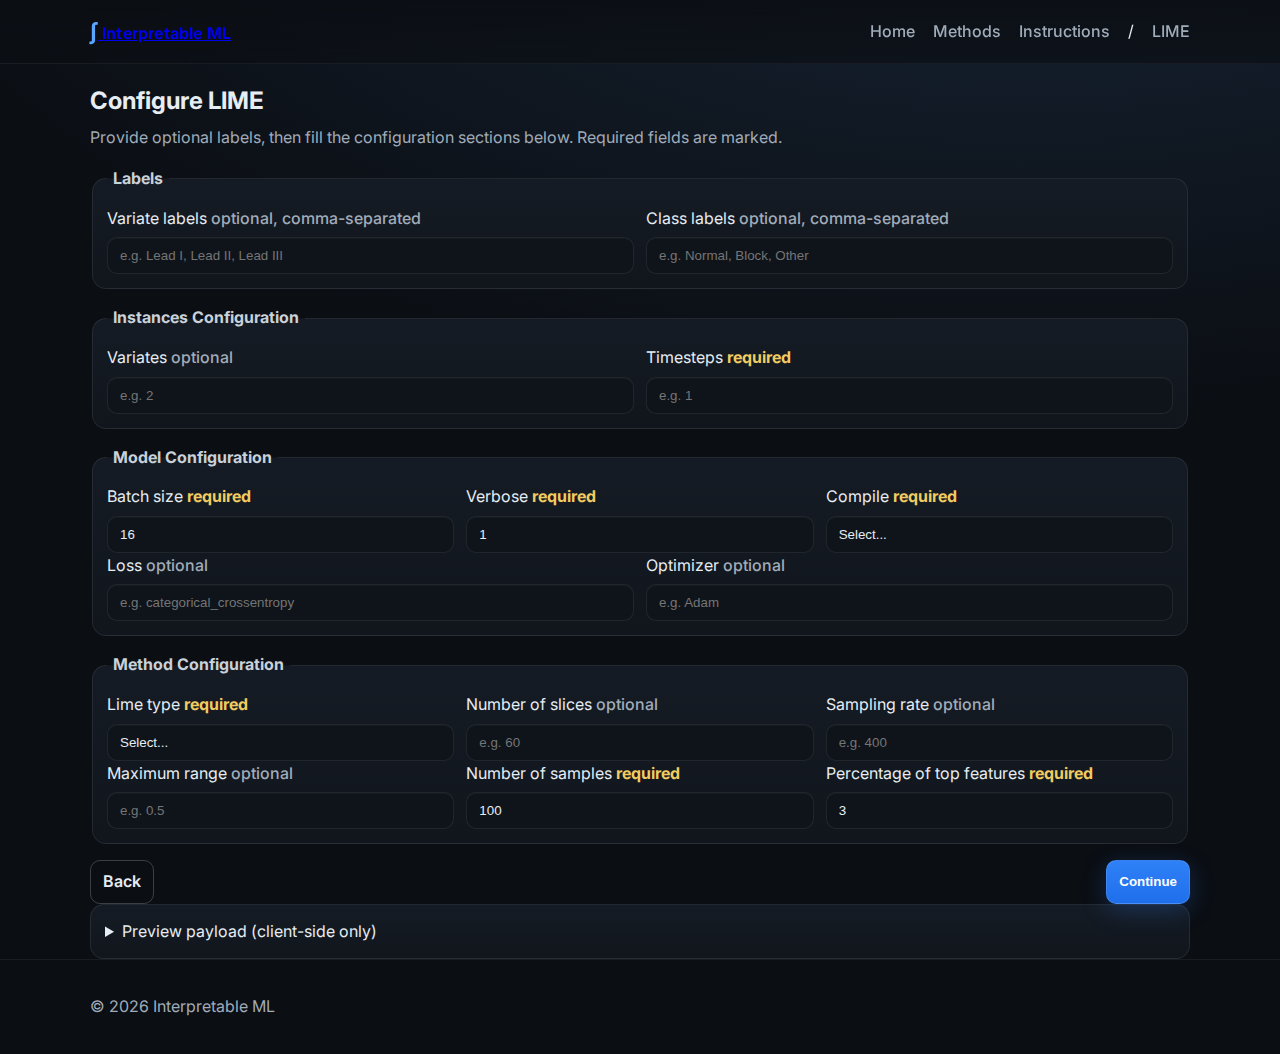
<file: templates/method_lime.html>
<!doctype html>
<html lang="en">
  <head>
    <meta charset="utf-8" />
    <meta name="viewport" content="width=device-width, initial-scale=1" />
    <title>LIME Configuration — Interpretable ML</title>
    <meta name="description" content="Configure parameters to run LIME explanations." />
    <link rel="preconnect" href="https://fonts.googleapis.com" />
    <link rel="preconnect" href="https://fonts.gstatic.com" crossorigin />
    <link href="https://fonts.googleapis.com/css2?family=Inter:wght@400;500;600;700&display=swap" rel="stylesheet" />
    <link rel="stylesheet" href="/static/css/home.css" />
    <link rel="stylesheet" href="/static/css/form.css" />
  </head>
  <body>
    <header class="site-header">
      <div class="container header-inner">
        <div class="brand">
          <a class="brand-link" href="/" aria-label="Back to home">
            <span class="brand-mark">∫</span>
            <span class="brand-name">Interpretable ML</span>
          </a>
        </div>
        <nav class="top-nav" aria-label="Breadcrumb">
          <a class="nav-link" href="/">Home</a>
          <a class="nav-link" href="/methods-descriptions">Methods</a>
          <a class="nav-link" href="/instructions">Instructions</a>
          <span class="crumb">/</span>
          <span class="nav-link current">LIME</span>
        </nav>
      </div>
    </header>

    <main id="content" class="site-main">
      <section class="container">
        <h1 class="page-title">Configure LIME</h1>
        <p class="page-sub">Provide optional labels, then fill the configuration sections below. Required fields are marked.</p>

        <form id="lime-form" class="form" novalidate>
          <input type="hidden" name="method_name" value="lime" />

          <fieldset class="panel">
            <legend>Labels</legend>
            <div class="grid two">
              <div class="field">
                <label for="variate_labels">Variate labels <span class="hint">optional, comma-separated</span></label>
                <input id="variate_labels" name="variate_labels" type="text" placeholder="e.g. Lead I, Lead II, Lead III" />
              </div>
              <div class="field">
                <label for="class_labels">Class labels <span class="hint">optional, comma-separated</span></label>
                <input id="class_labels" name="class_labels" type="text" placeholder="e.g. Normal, Block, Other" />
              </div>
            </div>
          </fieldset>

          <fieldset class="panel">
            <legend>Instances Configuration</legend>
            <div class="grid two">
              <div class="field">
                <label for="instances_variates">Variates <span class="hint">optional</span></label>
                <input id="instances_variates" name="instances_config.variates" type="number" inputmode="numeric" min="0" step="1" placeholder="e.g. 2" />
              </div>
              <div class="field required">
                <label for="instances_timesteps">Timesteps <span class="req">required</span></label>
                <input id="instances_timesteps" name="instances_config.timesteps" type="number" inputmode="numeric" min="1" step="1" required placeholder="e.g. 1" />
              </div>
            </div>
          </fieldset>

          <fieldset class="panel">
            <legend>Model Configuration</legend>
            <div class="grid three">
              <div class="field required">
                <label for="model_batch_size">Batch size <span class="req">required</span></label>
                <input id="model_batch_size" name="model_config.batch_size" type="number" inputmode="numeric" min="1" step="1" value="16" required placeholder="e.g. 32" />
              </div>
              <div class="field required">
                <label for="model_verbose">Verbose <span class="req">required</span></label>
                <input id="model_verbose" name="model_config.verbose" type="number" inputmode="numeric" min="0" step="1" value="1" required placeholder="e.g. 0" />
              </div>
              <div class="field required">
                <label for="model_compile">Compile <span class="req">required</span></label>
                <select id="model_compile" name="model_config.compile" required>
                  <option value="" disabled selected>Select...</option>
                  <option value="true">true</option>
                  <option value="false">false</option>
                </select>
              </div>
            </div>
            <div class="grid two">
              <div class="field">
                <label for="model_loss">Loss <span class="hint">optional</span></label>
                <input id="model_loss" name="model_config.loss" type="text" placeholder="e.g. categorical_crossentropy" />
              </div>
              <div class="field">
                <label for="model_optimizer">Optimizer <span class="hint">optional</span></label>
                <input id="model_optimizer" name="model_config.optimizer" type="text" placeholder="e.g. Adam" />
              </div>
            </div>
          </fieldset>

          <fieldset class="panel">
            <legend>Method Configuration</legend>
            <div class="grid three">
              <div class="field required">
                <label for="method_lime_type">Lime type <span class="req">required</span></label>
                <select id="method_lime_type" name="method_config.lime_type" required>
                  <option value="" disabled selected>Select...</option>
                  <option value="ecg">ECG</option>
                  <option value="with_slices">With Slices</option>
                  <option value="general">General</option>
                </select>
              </div>
              <div class="field">
                <label for="method_slices">Number of slices <span class="hint">optional</span></label>
                <input id="method_slices" name="method_config.n_slices" type="number" inputmode="numeric" min="1" step="1" placeholder="e.g. 60" />
              </div>
              <div class="field">
                <label for="method_sampling_rate">Sampling rate <span class="hint">optional</span></label>
                <input id="method_sampling_rate" name="method_config.sampling_rate" type="number" inputmode="numeric" min="1" step="1" placeholder="e.g. 400" />
              </div>
            </div>
            <div class="grid three">
              <div class="field">
                <label for="method_max_range">Maximum range <span class="hint">optional</span></label>
                <input id="method_max_range" name="method_config.max_range" type="number" step="any" placeholder="e.g. 0.5" />
              </div>
              <div class="field required">
                <label for="method_n_samples">Number of samples <span class="req">required</span></label>
                <input id="method_n_samples" name="method_config.n_samples" type="number" inputmode="numeric" min="1" step="1" required value="100" />
              </div>
              <div class="field required">
                <label for="method_top_features">Percentage of top features <span class="req">required</span></label>
                <input id="method_top_features" name="method_config.top_features_percentage" type="number" inputmode="numeric" min="1" max="100" step="1" required value="3" />
              </div>
            </div>
          </fieldset>

          <div class="actions">
            <a class="button ghost" href="/">Back</a>
            <button type="submit" class="button">Continue</button>
          </div>
        </form>

        <details class="panel preview" id="preview">
          <summary>Preview payload (client-side only)</summary>
          <pre id="preview-json" class="code"></pre>
        </details>
      </section>
    </main>

    <footer class="site-footer">
      <div class="container footer-inner">
        <p>© <span id="year"></span> Interpretable ML</p>
      </div>
    </footer>

    <script>
      document.getElementById('year').textContent = new Date().getFullYear();

      // Build a nested JSON preview to mirror orchestrator's expected structure.
      function formToConfig(form) {
        const data = new FormData(form);
        const config = {
          method_name: 'lime',
          variate_labels: null,
          class_labels: null,
          instances_config: {},
          model_config: {},
          method_config: {},
        };

        for (const [key, value] of data.entries()) {
          if (key === 'variate_labels') {
            config.variate_labels = value === '' ? null : value.split(',').map(s => s.trim()).filter(Boolean);
          } else if (key === 'class_labels') {
            config.class_labels = value === '' ? null : value.split(',').map(s => s.trim()).filter(Boolean);
          } else if (key.startsWith('instances_config.')) {
            const k = key.replace('instances_config.', '');
            config.instances_config[k] = coerceNumber(value);
          } else if (key.startsWith('model_config.')) {
            const k = key.replace('model_config.', '');
            config.model_config[k] = k === 'compile' ? (value === 'true') : coerceNumberOrString(value);
          } else if (key.startsWith('method_config.')) {
            const k = key.replace('method_config.', '');
            config.method_config[k] = coerceNumber(value);
          }
        }

        // Ensure optional fields are present with null when not provided
        if (!('variates' in config.instances_config)) config.instances_config.variates = null;
        if (!('loss' in config.model_config)) config.model_config.loss = null;
        if (!('optimizer' in config.model_config)) config.model_config.optimizer = null;
        // LIME optional method fields
        if (!('n_slices' in config.method_config)) config.method_config.n_slices = null;
        if (!('sampling_rate' in config.method_config)) config.method_config.sampling_rate = null;
        if (!('max_range' in config.method_config)) config.method_config.max_range = null;
        return config;
      }

      function coerceNumber(v) {
        if (v === '') return null;
        const n = Number(v);
        return Number.isFinite(n) ? n : v;
      }
      function coerceNumberOrString(v) {
        if (v === '') return null;
        const n = Number(v);
        return Number.isFinite(n) ? n : v;
      }

      const form = document.getElementById('lime-form');
      const previewPre = document.getElementById('preview-json');
      const limeTypeSelect = document.getElementById('method_lime_type');
      const fieldSlices = document.getElementById('method_slices');
      const fieldSampling = document.getElementById('method_sampling_rate');
      const fieldMaxRange = document.getElementById('method_max_range');

      function setFieldState(input, enabled, makeRequired) {
        if (!input) return;
        input.disabled = !enabled;
        input.required = !!makeRequired;
        if (!enabled) {
          input.value = '';
        }
      }

      function updateMethodFields() {
        const t = limeTypeSelect?.value;
        // Disable all by default
        setFieldState(fieldSlices, false, false);
        setFieldState(fieldSampling, false, false);
        setFieldState(fieldMaxRange, false, false);

        if (t === 'with_slices') {
          setFieldState(fieldSlices, true, true);
        } else if (t === 'ecg') {
          setFieldState(fieldSampling, true, true);
        } else if (t === 'general') {
          setFieldState(fieldMaxRange, true, true);
        }
      }
      const updatePreview = () => {
        const cfg = formToConfig(form);
        previewPre.textContent = JSON.stringify(cfg, null, 2);
      };

      form.addEventListener('input', updatePreview);
      form.addEventListener('change', updatePreview);
      if (limeTypeSelect) {
        limeTypeSelect.addEventListener('change', () => {
          updateMethodFields();
          updatePreview();
        });
      }
      form.addEventListener('submit', async (e) => {
        e.preventDefault();
        const cfg = formToConfig(form);
        // Save locally for preview/debug
        try { localStorage.setItem('input_config', JSON.stringify(cfg)); } catch (e) {}
        // Persist on server session
        try {
          const res = await fetch('/config', {
            method: 'POST',
            headers: { 'Content-Type': 'application/json' },
            credentials: 'same-origin',
            body: JSON.stringify(cfg)
          });
          if (!res.ok) {
            const err = await res.json().catch(() => ({}));
            alert('Failed to save configuration: ' + (err.message || res.statusText));
            return;
          }
        } catch (err) {
          alert('Network error while saving configuration.');
          return;
        }
        window.location.href = '/run/setup?method=lime';
      });

      // Initialize on load
      updateMethodFields();
      updatePreview();
    </script>
  </body>
</html>
</file>
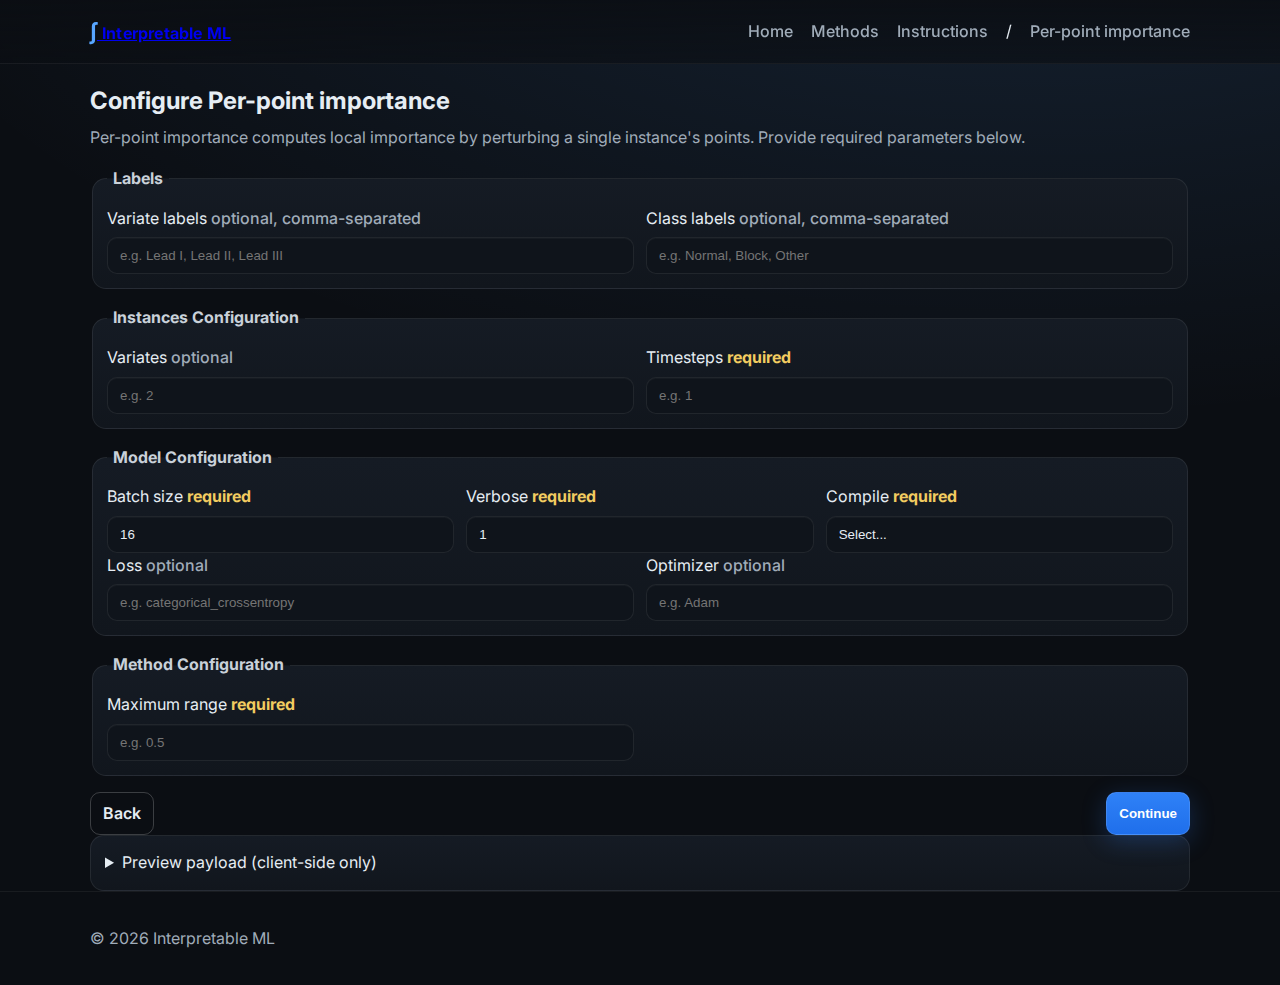
<file: templates/method_pfi_local.html>
<!doctype html>
<html lang="en">
  <head>
    <meta charset="utf-8" />
    <meta name="viewport" content="width=device-width, initial-scale=1" />
    <title>Per-point importance Configuration — Interpretable ML</title>
    <meta name="description" content="Configure parameters to run local PPI explanations." />
    <link rel="preconnect" href="https://fonts.googleapis.com" />
    <link rel="preconnect" href="https://fonts.gstatic.com" crossorigin />
    <link href="https://fonts.googleapis.com/css2?family=Inter:wght@400;500;600;700&display=swap" rel="stylesheet" />
    <link rel="stylesheet" href="/static/css/home.css" />
    <link rel="stylesheet" href="/static/css/form.css" />
  </head>
  <body>
    <header class="site-header">
      <div class="container header-inner">
        <div class="brand">
          <a class="brand-link" href="/" aria-label="Back to home">
            <span class="brand-mark">∫</span>
            <span class="brand-name">Interpretable ML</span>
          </a>
        </div>
        <nav class="top-nav" aria-label="Breadcrumb">
          <a class="nav-link" href="/">Home</a>
          <a class="nav-link" href="/methods-descriptions">Methods</a>
          <a class="nav-link" href="/instructions">Instructions</a>
          <span class="crumb">/</span>
          <span class="nav-link current">Per-point importance</span>
        </nav>
      </div>
    </header>

    <main id="content" class="site-main">
      <section class="container">
        <h1 class="page-title">Configure Per-point importance</h1>
        <p class="page-sub">Per-point importance computes local importance by perturbing a single instance's points. Provide required parameters below.</p>

        <form id="pfi-local-form" class="form" novalidate>
          <input type="hidden" name="method_name" value="pfi_local" />

          <fieldset class="panel">
            <legend>Labels</legend>
            <div class="grid two">
              <div class="field">
                <label for="variate_labels">Variate labels <span class="hint">optional, comma-separated</span></label>
                <input id="variate_labels" name="variate_labels" type="text" placeholder="e.g. Lead I, Lead II, Lead III" />
              </div>
              <div class="field">
                <label for="class_labels">Class labels <span class="hint">optional, comma-separated</span></label>
                <input id="class_labels" name="class_labels" type="text" placeholder="e.g. Normal, Block, Other" />
              </div>
            </div>
          </fieldset>

          <fieldset class="panel">
            <legend>Instances Configuration</legend>
            <div class="grid two">
              <div class="field">
                <label for="instances_variates">Variates <span class="hint">optional</span></label>
                <input id="instances_variates" name="instances_config.variates" type="number" inputmode="numeric" min="0" step="1" placeholder="e.g. 2" />
              </div>
              <div class="field required">
                <label for="instances_timesteps">Timesteps <span class="req">required</span></label>
                <input id="instances_timesteps" name="instances_config.timesteps" type="number" inputmode="numeric" min="1" step="1" required placeholder="e.g. 1" />
              </div>
            </div>
          </fieldset>

          <fieldset class="panel">
            <legend>Model Configuration</legend>
            <div class="grid three">
              <div class="field required">
                <label for="model_batch_size">Batch size <span class="req">required</span></label>
                <input id="model_batch_size" name="model_config.batch_size" type="number" inputmode="numeric" min="1" step="1" value="16" required placeholder="e.g. 32" />
              </div>
              <div class="field required">
                <label for="model_verbose">Verbose <span class="req">required</span></label>
                <input id="model_verbose" name="model_config.verbose" type="number" inputmode="numeric" min="0" step="1" value="1" required placeholder="e.g. 0" />
              </div>
              <div class="field required">
                <label for="model_compile">Compile <span class="req">required</span></label>
                <select id="model_compile" name="model_config.compile" required>
                  <option value="" disabled selected>Select...</option>
                  <option value="true">true</option>
                  <option value="false">false</option>
                </select>
              </div>
            </div>
            <div class="grid two">
              <div class="field">
                <label for="model_loss">Loss <span class="hint">optional</span></label>
                <input id="model_loss" name="model_config.loss" type="text" placeholder="e.g. categorical_crossentropy" />
              </div>
              <div class="field">
                <label for="model_optimizer">Optimizer <span class="hint">optional</span></label>
                <input id="model_optimizer" name="model_config.optimizer" type="text" placeholder="e.g. Adam" />
              </div>
            </div>
          </fieldset>

          <fieldset class="panel">
            <legend>Method Configuration</legend>
            <div class="grid two">
              <div class="field required">
                <label for="method_max_range">Maximum range <span class="req">required</span></label>
                <input id="method_max_range" name="method_config.max_range" type="number" step="any" required placeholder="e.g. 0.5" />
              </div>
            </div>
          </fieldset>

          <div class="actions">
            <a class="button ghost" href="/">Back</a>
            <button type="submit" class="button">Continue</button>
          </div>
        </form>

        <details class="panel preview" id="preview">
          <summary>Preview payload (client-side only)</summary>
          <pre id="preview-json" class="code"></pre>
        </details>
      </section>
    </main>

    <footer class="site-footer">
      <div class="container footer-inner">
        <p>© <span id="year"></span> Interpretable ML</p>
      </div>
    </footer>

    <script>
      document.getElementById('year').textContent = new Date().getFullYear();

      function formToConfig(form) {
        const data = new FormData(form);
        const config = {
          method_name: 'pfi_local',
          variate_labels: null,
          class_labels: null,
          instances_config: {},
          model_config: {},
          method_config: {},
        };

        for (const [key, value] of data.entries()) {
          if (key === 'variate_labels') {
            config.variate_labels = value === '' ? null : value.split(',').map(s => s.trim()).filter(Boolean);
          } else if (key === 'class_labels') {
            config.class_labels = value === '' ? null : value.split(',').map(s => s.trim()).filter(Boolean);
          } else if (key.startsWith('instances_config.')) {
            const k = key.replace('instances_config.', '');
            config.instances_config[k] = coerceNumber(value);
          } else if (key.startsWith('model_config.')) {
            const k = key.replace('model_config.', '');
            config.model_config[k] = k === 'compile' ? (value === 'true') : coerceNumberOrString(value);
          } else if (key.startsWith('method_config.')) {
            const k = key.replace('method_config.', '');
            config.method_config[k] = coerceNumber(value);
          }
        }

        if (!('variates' in config.instances_config)) config.instances_config.variates = null;
        if (!('loss' in config.model_config)) config.model_config.loss = null;
        if (!('optimizer' in config.model_config)) config.model_config.optimizer = null;
        if (!('max_range' in config.method_config)) config.method_config.max_range = null;
        return config;
      }

      function coerceNumber(v) {
        if (v === '') return null;
        const n = Number(v);
        return Number.isFinite(n) ? n : v;
      }
      function coerceNumberOrString(v) {
        if (v === '') return null;
        const n = Number(v);
        return Number.isFinite(n) ? n : v;
      }

      const form = document.getElementById('pfi-local-form');
      const previewPre = document.getElementById('preview-json');

      const updatePreview = () => {
        const cfg = formToConfig(form);
        previewPre.textContent = JSON.stringify(cfg, null, 2);
      };

      form.addEventListener('input', updatePreview);
      form.addEventListener('change', updatePreview);
      form.addEventListener('submit', async (e) => {
        e.preventDefault();
        const cfg = formToConfig(form);
        try { localStorage.setItem('input_config', JSON.stringify(cfg)); } catch (e) {}
        try {
          const res = await fetch('/config', {
            method: 'POST',
            headers: { 'Content-Type': 'application/json' },
            credentials: 'same-origin',
            body: JSON.stringify(cfg)
          });
          if (!res.ok) {
            const err = await res.json().catch(() => ({}));
            alert('Failed to save configuration: ' + (err.message || res.statusText));
            return;
          }
        } catch (err) {
          alert('Network error while saving configuration.');
          return;
        }
        window.location.href = '/run/setup?method=pfi_local';
      });

      updatePreview();
    </script>
  </body>
</html>
</file>
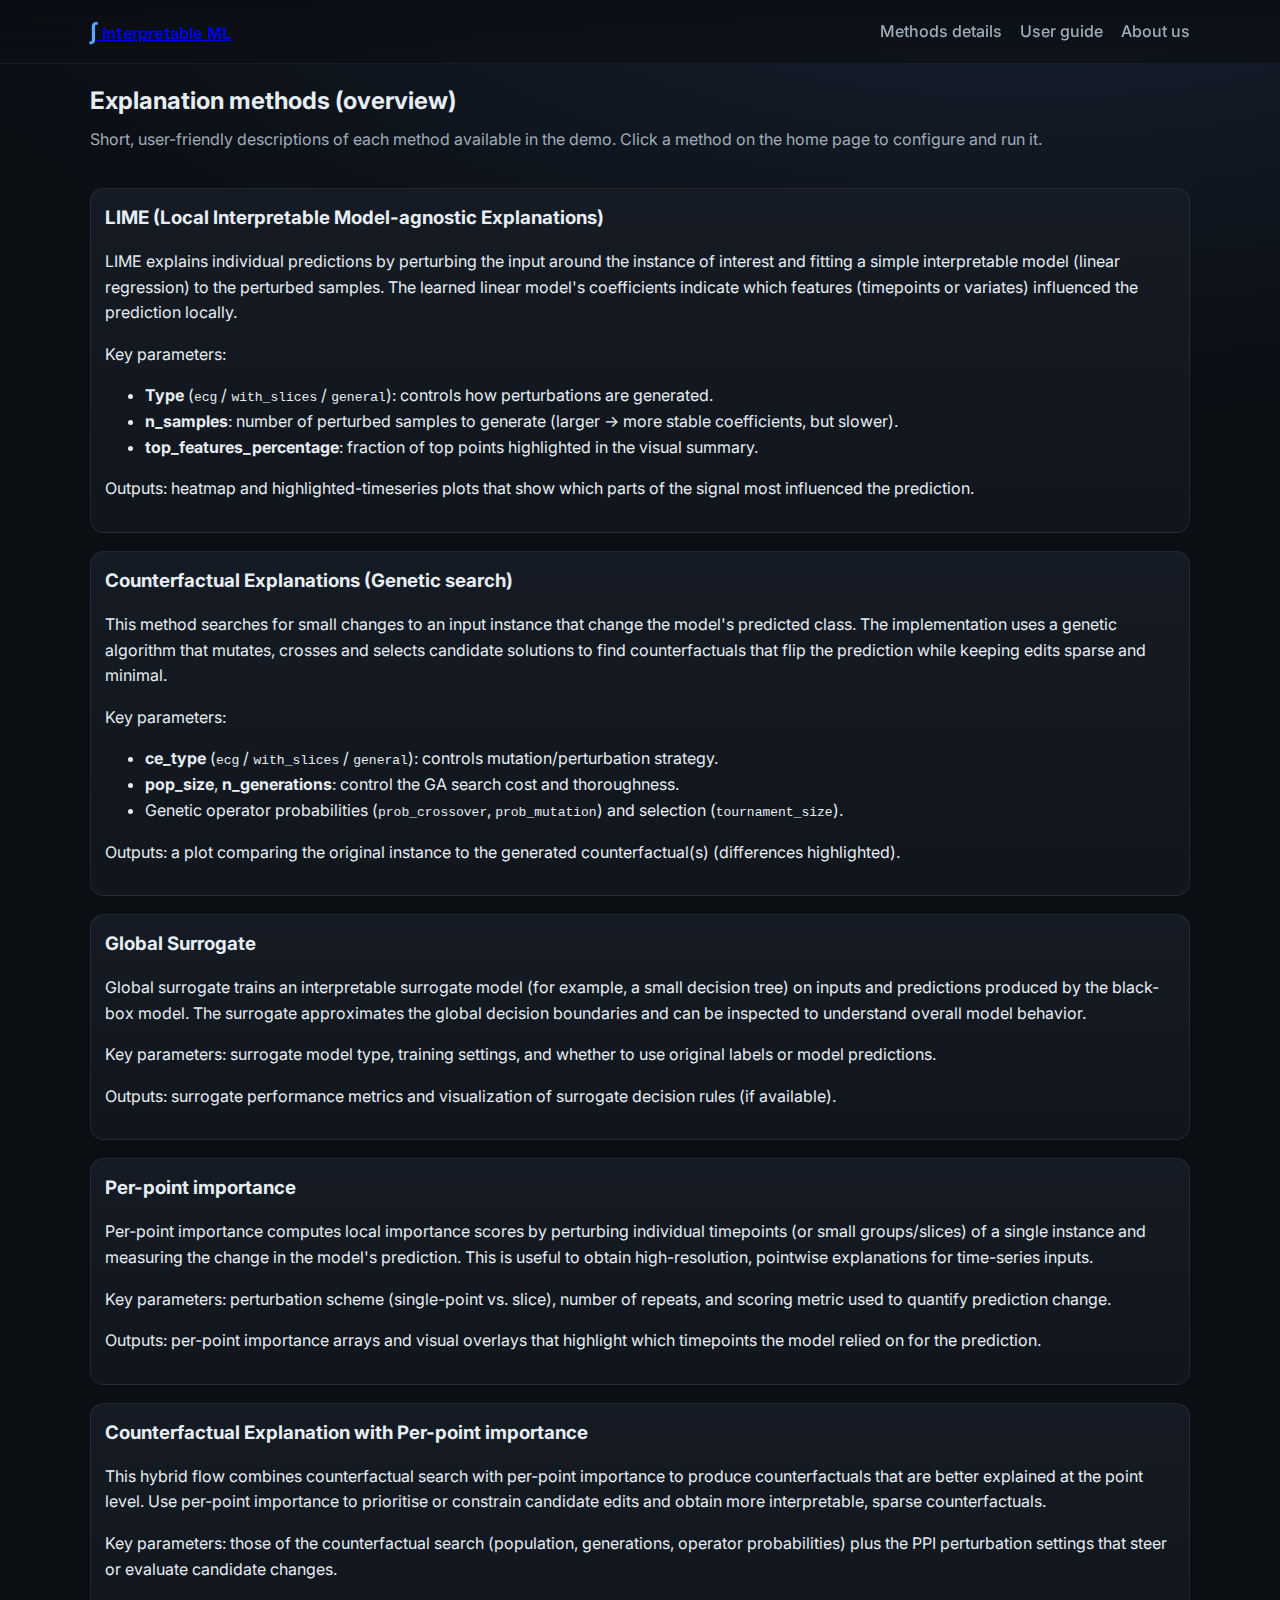
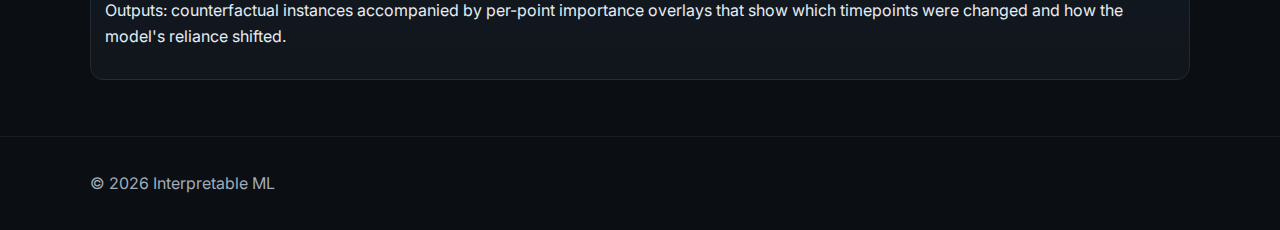
<file: templates/methods_descriptions.html>
<!doctype html>
<html lang="en">
  <head>
    <meta charset="utf-8" />
    <meta name="viewport" content="width=device-width, initial-scale=1" />
    <title>Methods — Interpretable ML</title>
    <meta name="description" content="Descriptions of the explanation methods available in this demo." />
    <link rel="preconnect" href="https://fonts.googleapis.com" />
    <link rel="preconnect" href="https://fonts.gstatic.com" crossorigin />
    <link href="https://fonts.googleapis.com/css2?family=Inter:wght@400;500;600;700&display=swap" rel="stylesheet" />
    <link rel="stylesheet" href="/static/css/home.css" />
    <link rel="stylesheet" href="/static/css/form.css" />
    <style>
      .lead { margin-top: 6px; color: var(--muted); }
      .methods { display: grid; gap: 18px; grid-template-columns: 1fr; }
      .method-summary { display:flex; gap:14px; align-items:flex-start }
      .method-summary h3 { margin:0 0 6px 0 }
      .kbd { background:#f3f4f6; border-radius:4px; padding:2px 6px; font-family:monospace }
    </style>
  </head>
  <body>
    <header class="site-header">
      <div class="container header-inner">
        <div class="brand">
          <a class="brand-link" href="/" aria-label="Back to home">
            <span class="brand-mark">∫</span>
            <span class="brand-name">Interpretable ML</span>
          </a>
        </div>
        <nav class="top-nav" aria-label="Primary">
          <a class="nav-link" href="/methods-descriptions">Methods details</a>
          <a class="nav-link" href="/instructions">User guide</a>
          <a class="nav-link" href="#about">About us</a>
        </nav>
      </div>
    </header>

    <main id="content" class="site-main">
      <section class="container">
        <h1 class="page-title">Explanation methods (overview)</h1>
        <p class="lead">Short, user-friendly descriptions of each method available in the demo. Click a method on the home page to configure and run it.</p>

        <div class="methods">
          <article class="panel">
            <div class="method-summary">
              <div style="flex:1">
                <h3>LIME (Local Interpretable Model-agnostic Explanations)</h3>
                <p>LIME explains individual predictions by perturbing the input around the instance of interest and fitting a simple interpretable model (linear regression) to the perturbed samples. The learned linear model's coefficients indicate which features (timepoints or variates) influenced the prediction locally.</p>
                <p>Key parameters:</p>
                <ul>
                  <li><strong>Type</strong> (<code>ecg</code> / <code>with_slices</code> / <code>general</code>): controls how perturbations are generated.</li>
                  <li><strong>n_samples</strong>: number of perturbed samples to generate (larger → more stable coefficients, but slower).</li>
                  <li><strong>top_features_percentage</strong>: fraction of top points highlighted in the visual summary.</li>
                </ul>
                <p>Outputs: heatmap and highlighted-timeseries plots that show which parts of the signal most influenced the prediction.</p>
              </div>
            </div>
          </article>

          <article class="panel">
            <div class="method-summary">
              <div style="flex:1">
                <h3>Counterfactual Explanations (Genetic search)</h3>
                <p>This method searches for small changes to an input instance that change the model's predicted class. The implementation uses a genetic algorithm that mutates, crosses and selects candidate solutions to find counterfactuals that flip the prediction while keeping edits sparse and minimal.</p>
                <p>Key parameters:</p>
                <ul>
                  <li><strong>ce_type</strong> (<code>ecg</code> / <code>with_slices</code> / <code>general</code>): controls mutation/perturbation strategy.</li>
                  <li><strong>pop_size</strong>, <strong>n_generations</strong>: control the GA search cost and thoroughness.</li>
                  <li>Genetic operator probabilities (<code>prob_crossover</code>, <code>prob_mutation</code>) and selection (<code>tournament_size</code>).</li>
                </ul>
                <p>Outputs: a plot comparing the original instance to the generated counterfactual(s) (differences highlighted).</p>
              </div>
            </div>
          </article>

          <article class="panel">
            <div class="method-summary">
              <div style="flex:1">
                <h3>Global Surrogate</h3>
                <p>Global surrogate trains an interpretable surrogate model (for example, a small decision tree) on inputs and predictions produced by the black-box model. The surrogate approximates the global decision boundaries and can be inspected to understand overall model behavior.</p>
                <p>Key parameters: surrogate model type, training settings, and whether to use original labels or model predictions.</p>
                <p>Outputs: surrogate performance metrics and visualization of surrogate decision rules (if available).</p>
              </div>
            </div>
          </article>

          <article class="panel">
            <div class="method-summary">
              <div style="flex:1">
                <h3>Per-point importance</h3>
                <p>Per-point importance computes local importance scores by perturbing individual timepoints (or small groups/slices) of a single instance and measuring the change in the model's prediction. This is useful to obtain high-resolution, pointwise explanations for time-series inputs.</p>
                <p>Key parameters: perturbation scheme (single-point vs. slice), number of repeats, and scoring metric used to quantify prediction change.</p>
                <p>Outputs: per-point importance arrays and visual overlays that highlight which timepoints the model relied on for the prediction.</p>
              </div>
            </div>
          </article>

          <article class="panel">
            <div class="method-summary">
              <div style="flex:1">
                <h3>Counterfactual Explanation with Per-point importance</h3>
                <p>This hybrid flow combines counterfactual search with per-point importance to produce counterfactuals that are better explained at the point level. Use per-point importance to prioritise or constrain candidate edits and obtain more interpretable, sparse counterfactuals.</p>
                <p>Key parameters: those of the counterfactual search (population, generations, operator probabilities) plus the PPI perturbation settings that steer or evaluate candidate changes.</p>
                <p>Outputs: counterfactual instances accompanied by per-point importance overlays that show which timepoints were changed and how the model's reliance shifted.</p>
              </div>
            </div>
          </article>
        </div>
      </section>
    </main>

    <footer class="site-footer">
      <div class="container footer-inner">
        <p>© <span id="year"></span> Interpretable ML</p>
      </div>
    </footer>
    <script>document.getElementById('year').textContent = new Date().getFullYear();</script>
  </body>
</html>
</file>
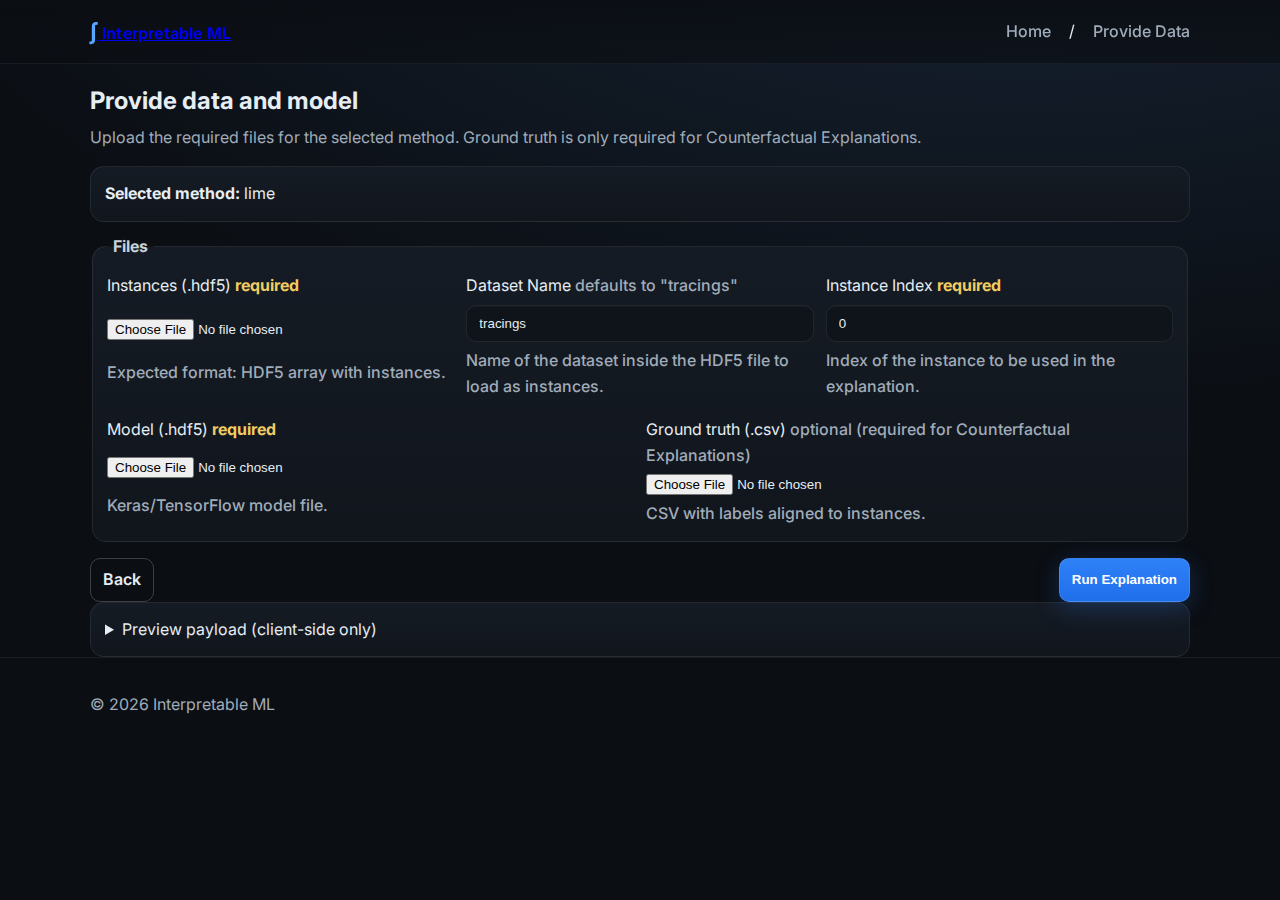
<file: templates/run_setup.html>
<!doctype html>
<html lang="en">
  <head>
    <meta charset="utf-8" />
    <meta name="viewport" content="width=device-width, initial-scale=1" />
    <title>Provide Data — Interpretable ML</title>
    <meta name="description" content="Upload instances, model and optional ground truth to run the chosen interpretability method." />
    <link rel="preconnect" href="https://fonts.googleapis.com" />
    <link rel="preconnect" href="https://fonts.gstatic.com" crossorigin />
    <link href="https://fonts.googleapis.com/css2?family=Inter:wght@400;500;600;700&display=swap" rel="stylesheet" />
    <link rel="stylesheet" href="/static/css/home.css" />
    <link rel="stylesheet" href="/static/css/form.css" />
    <style>
      /* Extra breathing room between grid rows on this page only */
      #run-form .grid + .grid { margin-top: 18px; }

      /* Loading overlay */
      #run-overlay { position: fixed; inset: 0; display: none; z-index: 1000; }
      #run-overlay[aria-hidden="false"] { display: grid; place-items: center; }
      #run-overlay .backdrop { position: absolute; inset: 0; background: rgba(0,0,0,0.65); backdrop-filter: blur(2px); }
      #run-overlay .panel { position: relative; z-index: 1; width: min(520px, 92vw); text-align: center; }
      .spinner { width: 42px; height: 42px; border: 4px solid rgba(255,255,255,0.2); border-top-color: var(--accent); border-radius: 50%; margin: 6px auto 10px; animation: spin 0.9s linear infinite; }
      @keyframes spin { to { transform: rotate(360deg); } }
      .muted { color: var(--muted); font-size: 14px; }
      .running .button[type="submit"], .running button[type="submit"] { opacity: 0.75; pointer-events: none; }
    </style>
  </head>
  <body>
    <header class="site-header">
      <div class="container header-inner">
        <div class="brand">
          <a class="brand-link" href="/" aria-label="Back to home">
            <span class="brand-mark">∫</span>
            <span class="brand-name">Interpretable ML</span>
          </a>
        </div>
        <nav class="top-nav" aria-label="Breadcrumb">
          <a class="nav-link" href="/">Home</a>
          <span class="crumb">/</span>
          <span class="nav-link current">Provide Data</span>
        </nav>
      </div>
    </header>

    <main id="content" class="site-main">
      <section class="container">
        <h1 class="page-title">Provide data and model</h1>
        <p class="page-sub">Upload the required files for the selected method. Ground truth is only required for Counterfactual Explanations.</p>

        <div class="panel" id="method-pill" style="margin-bottom:12px">
          <strong>Selected method:</strong> <span id="method-name"></span>
        </div>

        <form id="run-form" class="form" novalidate>
          <fieldset class="panel">
            <legend>Files</legend>
            <div class="grid three">
              <div class="field required">
                <label for="instances_file">Instances (.hdf5) <span class="req">required</span></label>
                <input id="instances_file" name="instances_file" type="file" accept=".hdf5" required />
                <div class="hint">Expected format: HDF5 array with instances.</div>
              </div>
              <div class="field">
                <label for="dataset_name">Dataset Name <span class="hint">defaults to "tracings"</span></label>
                <input id="dataset_name" name="dataset_name" type="text" value="tracings" placeholder="e.g. tracings" />
                <div class="hint">Name of the dataset inside the HDF5 file to load as instances.</div>
              </div>
              <div class="field required">
                <label for="instance_idx">Instance Index <span class="req">required</span></label>
                <input id="instance_idx" name="instance_idx" type="number" inputmode="numeric" min="0" step="1" value="0" required />
                <div class="hint">Index of the instance to be used in the explanation.</div>
              </div>
            </div>
            <div class="grid two">
              <div class="field required">
                <label for="model_file">Model (.hdf5) <span class="req">required</span></label>
                <input id="model_file" name="model_file" type="file" accept=".hdf5" required />
                <div class="hint">Keras/TensorFlow model file.</div>
              </div>
              <div class="field">
                <label for="ground_truth_file">Ground truth (.csv) <span id="gt-required" class="hint">optional (required for Counterfactual Explanations)</span></label>
                <input id="ground_truth_file" name="ground_truth_file" type="file" accept=".csv" />
                <div class="hint">CSV with labels aligned to instances.</div>
              </div>
            </div>
          </fieldset>

            <div class="actions">
              <a class="button ghost" href="#" id="back-button">Back</a>
              <button type="submit" class="button">Run Explanation</button>
            </div>
        </form>

        <details class="panel preview" id="preview">
          <summary>Preview payload (client-side only)</summary>
          <pre id="preview-json" class="code"></pre>
        </details>
      </section>
    </main>

    <!-- Loading overlay shown while processing the explanation -->
    <div id="run-overlay" aria-hidden="true" aria-label="Explanation is running">
      <div class="backdrop"></div>
      <div class="panel">
        <div class="spinner" role="progressbar" aria-label="Running"></div>
        <h3 style="margin:6px 0 4px;">Running explanation…</h3>
        <p class="muted">This can take a while depending on your model, data and method. Please wait.</p>
      </div>
    </div>

    <footer class="site-footer">
      <div class="container footer-inner">
        <p>© <span id="year"></span> Interpretable ML</p>
      </div>
    </footer>

    <script>
      document.getElementById('year').textContent = new Date().getFullYear();

      // Read method from server-provided data attribute or URL param fallback
      const params = new URLSearchParams(window.location.search);
      const method = document.body.getAttribute('data-method') || params.get('method') || 'lime';
      const methodNameEl = document.getElementById('method-name');
      methodNameEl.textContent = method;

      // Ground truth requirement for counterfactuals
      const gtInput = document.getElementById('ground_truth_file');
      const gtRequiredLabel = document.getElementById('gt-required');
      function updateGtRequirement() {
        const cfMethods = ['counterfactual_explanations', 'counterfactual_with_pfi'];
        const required = cfMethods.includes(method);
        gtInput.required = required;
        gtRequiredLabel.textContent = required ? 'required for Counterfactual Explanations' : 'optional (required for Counterfactual Explanations)';
      }
      updateGtRequirement();

      // Load previously saved input_config from localStorage
      function getSavedConfig() {
        try {
          const raw = localStorage.getItem('input_config');
          if (!raw) return null;
          return JSON.parse(raw);
        } catch (e) { return null; }
      }

      // Validate file extensions explicitly
      function hasExt(file, ext) {
        if (!file) return false;
        return file.name.toLowerCase().endsWith(ext);
      }

      const form = document.getElementById('run-form');
      const previewPre = document.getElementById('preview-json');
  const overlay = document.getElementById('run-overlay');
      function updatePreview() {
        const config = getSavedConfig() || {};
        const instancesFile = document.getElementById('instances_file').files[0]?.name || null;
        const datasetName = document.getElementById('dataset_name').value || 'tracings';
        const instanceIdx = Number(document.getElementById('instance_idx').value || 0);
        const modelFile = document.getElementById('model_file').files[0]?.name || null;
        const gtFile = document.getElementById('ground_truth_file').files[0]?.name || null;

        const preview = {
          method,
          input_config: config,
          files: {
            instances: instancesFile,
            model: modelFile,
            ground_truth: gtFile,
          },
          instance_idx: instanceIdx,
          dataset_name: datasetName,
          note: 'Files are not included in this preview; only names are shown.'
        };
        previewPre.textContent = JSON.stringify(preview, null, 2);
      }

      form.addEventListener('input', updatePreview);
      form.addEventListener('change', updatePreview);
      form.addEventListener('submit', async (e) => {
        e.preventDefault();
        // Basic client-side checks for required files and extensions
        const inst = document.getElementById('instances_file').files[0];
        const datasetName = document.getElementById('dataset_name').value || 'tracings';
        const instanceIdx = document.getElementById('instance_idx').value || '0';
        const mdl = document.getElementById('model_file').files[0];
        const gt = document.getElementById('ground_truth_file').files[0];
        const gtReq = method === 'counterfactual_explanations';

        if (!inst || !(hasExt(inst, '.hdf5') || hasExt(inst, '.h5'))) { alert('Please select a valid .hdf5 instances file.'); return; }
        if (!mdl || !(hasExt(mdl, '.hdf5') || hasExt(mdl, '.h5'))) { alert('Please select a valid .hdf5 model file.'); return; }
        if (gtReq && (!gt || !hasExt(gt, '.csv'))) { alert('Please select a valid .csv ground truth file.'); return; }

        // Build multipart form for /explain
        const fd = new FormData();
        fd.append('instances_file', inst);
        // Model is collected here for future use; backend may ignore it for now
        fd.append('model_file', mdl);
        if (gt) fd.append('ground_truth_file', gt);
        fd.append('instance_idx', String(instanceIdx));
        fd.append('dataset_name', datasetName);

        // Send to backend
        overlay.setAttribute('aria-hidden', 'false');
        document.body.classList.add('running');
        let result = null;
        try {
          const res = await fetch('/explain', {
            method: 'POST',
            body: fd,
            credentials: 'same-origin'
          });
          result = await res.json().catch(() => ({ status: 'error', message: 'Invalid JSON in response' }));
          if (!res.ok) {
            alert('Run failed: ' + (result.message || res.statusText));
          }
        } catch (err) {
          alert('Network error while calling /explain.');
          overlay.setAttribute('aria-hidden', 'true');
          document.body.classList.remove('running');
          return;
        }

        // Update preview with server response
        updatePreview();
        const panel = document.getElementById('preview');
        const extra = {
          explain_result: result
        };
        const prev = JSON.parse(document.getElementById('preview-json').textContent || '{}');
        document.getElementById('preview-json').textContent = JSON.stringify({ ...prev, ...extra }, null, 2);
        panel.open = true;
        window.scrollTo({ top: panel.offsetTop - 24, behavior: 'smooth' });

        // If success, forward user to results page to view plots
        if (result && result.status === 'success') {
          overlay.setAttribute('aria-hidden', 'true');
          document.body.classList.remove('running');
          window.location.href = '/results';
        }
        else {
          overlay.setAttribute('aria-hidden', 'true');
          document.body.classList.remove('running');
        }
      });

      // Initialize
      updatePreview();

      // Persist/restore non-file run form state so user doesn't lose inputs when navigating back.
      const backBtn = document.getElementById('back-button');
      const stateKey = 'run_setup_state';

      function readState() {
        try { const raw = localStorage.getItem(stateKey); return raw ? JSON.parse(raw) : {}; } catch(e) { return {}; }
      }
      function writeState(obj) {
        try { localStorage.setItem(stateKey, JSON.stringify(obj)); } catch(e) {}
      }

      function restoreState() {
        const s = readState();
        if (s.dataset_name) document.getElementById('dataset_name').value = s.dataset_name;
        if (typeof s.instance_idx !== 'undefined') document.getElementById('instance_idx').value = s.instance_idx;
        if (s.method) {
          // keep method param in URL when returning
        }
        updatePreview();
      }

      backBtn.addEventListener('click', (e) => {
        e.preventDefault();
        // Save non-file fields
        const state = {
          dataset_name: document.getElementById('dataset_name').value || 'tracings',
          instance_idx: document.getElementById('instance_idx').value || '0',
          method: method
        };
        writeState(state);
        // Navigate back to the method configuration page
        if (method === 'lime') {
          window.location.href = '/methods/lime';
        } else if (method === 'counterfactual_explanations') {
          window.location.href = '/methods/counterfactual-explanations';
        } else if (method === 'counterfactual_with_pfi') {
          window.location.href = '/methods/counterfactual-with-pfi';
        } else if (method === 'global_surrogate') {
          window.location.href = '/methods/global-surrogate';
        } else {
          window.history.back();
        }
      });

      // Restore any previous run setup values when the page loads
      restoreState();
    </script>
  </body>
</html>
</file>
<file: static/css/home.css>
/* Base styles */
:root {
  --bg: #0b0e13;
  --panel: #11161d;
  --panel-2: #151b24;
  --text: #e6edf3;
  --muted: #a0acb9;
  --accent: #58a6ff;
  --accent-2: #2ea043;
  --warning: #f2cc60;
  --danger: #ff6b6b;
  --ring: rgba(88, 166, 255, 0.4);
  --shadow: rgba(3, 8, 20, 0.5);
}

* { box-sizing: border-box; }
html, body { height: 100%; }
body {
  margin: 0;
  font-family: 'Inter', system-ui, -apple-system, Segoe UI, Roboto, Ubuntu, Cantarell, 'Helvetica Neue', Arial, 'Noto Sans', 'Apple Color Emoji', 'Segoe UI Emoji', 'Segoe UI Symbol';
  color: var(--text);
  background: radial-gradient(1200px 600px at 80% -20%, rgba(88, 166, 255, 0.15), transparent) no-repeat, var(--bg);
  line-height: 1.6;
}

.container {
  width: min(1100px, 92vw);
  margin: 0 auto;
}

/* Header */
.site-header {
  position: sticky;
  top: 0;
  background: linear-gradient(180deg, rgba(11,14,19,0.9), rgba(11,14,19,0.6));
  backdrop-filter: blur(6px);
  border-bottom: 1px solid rgba(255,255,255,0.06);
  z-index: 10;
}
.header-inner {
  display: flex;
  align-items: center;
  justify-content: space-between;
  padding: 14px 0;
}
.brand {
  display: flex;
  align-items: center;
  gap: 10px;
  font-weight: 700;
}
.brand-mark { color: var(--accent); font-size: 22px; }
.brand-name { letter-spacing: 0.2px; }
.top-nav { display: flex; gap: 18px; }
.nav-link {
  color: var(--muted);
  text-decoration: none;
  font-weight: 500;
}
.nav-link:hover { color: var(--text); }

/* Hero */
.hero { padding: 56px 0 22px; }
.hero-inner {
  display: grid;
  grid-template-columns: 1.1fr 0.9fr;
  gap: 32px;
  align-items: center;
}
.hero-title { font-size: clamp(28px, 4vw, 40px); line-height: 1.15; margin: 0 0 10px; }
.hero-subtitle { color: var(--muted); margin: 0 0 18px; }
.hero-bullets { display: grid; grid-template-columns: repeat(2, minmax(0, 1fr)); gap: 10px; margin: 18px 0 24px; }
.bullet { background: var(--panel); border: 1px solid rgba(255,255,255,0.06); padding: 8px 10px; border-radius: 8px; color: #c9d1d9; }

.cta {
  display: inline-block;
  background: linear-gradient(180deg, #238636, #1f6f2e);
  color: white;
  text-decoration: none;
  padding: 10px 14px;
  border-radius: 10px;
  font-weight: 600;
  box-shadow: 0 6px 24px rgba(46, 160, 67, 0.25);
  border: 1px solid rgba(255,255,255,0.12);
}
.cta:hover { filter: brightness(1.05); }

.hero-art { position: relative; }
.glow {
  position: absolute; inset: -20%; filter: blur(60px);
  background: radial-gradient(600px 300px at 60% 0%, rgba(88, 166, 255, 0.15), transparent),
              radial-gradient(600px 300px at 20% 100%, rgba(46, 160, 67, 0.12), transparent);
  pointer-events: none;
}
.card.demo {
  position: relative; z-index: 1;
  background: linear-gradient(180deg, var(--panel-2), var(--panel));
  border: 1px solid rgba(255,255,255,0.08);
  border-radius: 14px;
  box-shadow: 0 10px 40px var(--shadow);
}
.card-header { padding: 10px 14px; border-bottom: 1px solid rgba(255,255,255,0.06); color: var(--muted); font-weight: 600; }
.card-body { padding: 12px 14px 8px; }
.sparkline { display: grid; grid-auto-flow: column; gap: 6px; align-items: end; height: 78px; }
.sparkline span { display: inline-block; width: 8px; height: calc(var(--i) * 4px); background: linear-gradient(180deg, var(--accent), rgba(88,166,255,0.2)); border-radius: 4px; }
.demo-caption { margin: 10px 0 2px; color: var(--muted); font-size: 12px; }

/* Methods */
.methods { padding: 20px 0 56px; }
.section-title { font-size: 22px; margin: 0 0 8px; }
.section-sub { margin: 0 0 18px; color: var(--muted); }
.cards { display: grid; grid-template-columns: repeat(12, 1fr); gap: 16px; }
.card.method {
  grid-column: span 6;
  background: linear-gradient(180deg, var(--panel-2), var(--panel));
  border: 1px solid rgba(255,255,255,0.08);
  border-radius: 16px;
  padding: 16px;
  display: grid;
  gap: 8px;
  box-shadow: 0 10px 40px var(--shadow);
}
.card-badge { display: inline-block; background: rgba(88,166,255,0.14); color: #9dc6ff; border: 1px solid rgba(88,166,255,0.35); padding: 4px 8px; border-radius: 999px; font-size: 12px; font-weight: 600; width: max-content; }
.card-title { margin: 0; font-size: 18px; }
.card-desc { margin: 0; color: var(--muted); }
.card-points { margin: 4px 0 8px; padding-left: 18px; color: #c9d1d9; }

.button {
  width: max-content;
  background: linear-gradient(180deg, #2f81f7, #1f6feb);
  color: white; text-decoration: none; font-weight: 600;
  padding: 8px 12px; border-radius: 10px; border: 1px solid rgba(255,255,255,0.12);
  box-shadow: 0 6px 24px rgba(47, 129, 247, 0.25);
}
.button:hover { filter: brightness(1.05); }
.button.selected { background: linear-gradient(180deg, #238636, #1f6f2e); box-shadow: 0 6px 24px rgba(46,160,67,0.28); }

/* Footer */
.site-footer { border-top: 1px solid rgba(255,255,255,0.06); padding: 18px 0; color: var(--muted); }
.footer-inner { display: grid; gap: 2px; }
.small { font-size: 12px; }

/* Responsive */
@media (max-width: 920px) {
  .hero-inner { grid-template-columns: 1fr; }
  .hero-art { order: -1; }
}
@media (max-width: 720px) {
  .cards { grid-template-columns: repeat(1, minmax(0, 1fr)); }
  .card.method { grid-column: span 1; }
  .hero-bullets { grid-template-columns: 1fr; }
}
</file>
<file: static/css/form.css>
/* Form layout complementing home.css styles */
.page-title { margin: 18px 0 4px; font-size: 24px; }
.page-sub { margin: 0 0 16px; color: var(--muted); }

.form { display: grid; gap: 16px; }
.panel { background: linear-gradient(180deg, var(--panel-2), var(--panel)); border: 1px solid rgba(255,255,255,0.08); border-radius: 14px; padding: 14px; }
legend { padding: 0 6px; font-weight: 700; color: #c9d1d9; }

.grid { display: grid; gap: 12px; }
.grid.two { grid-template-columns: repeat(2, minmax(0, 1fr)); }
.grid.three { grid-template-columns: repeat(3, minmax(0, 1fr)); }

.field { display: grid; gap: 6px; }
.field.required label .req { color: var(--warning); font-weight: 700; }
.hint { color: var(--muted); font-weight: 500; }

input[type="text"],
input[type="number"],
select {
  appearance: none;
  background: #0f141b;
  border: 1px solid rgba(255,255,255,0.08);
  border-radius: 10px;
  color: var(--text);
  padding: 10px 12px;
  box-shadow: inset 0 1px 0 rgba(255,255,255,0.03);
}
input:focus, select:focus { outline: none; box-shadow: 0 0 0 4px var(--ring); border-color: var(--accent); }

.actions { display: flex; justify-content: space-between; gap: 10px; }
.button.ghost { background: transparent; color: var(--text); border: 1px solid rgba(255,255,255,0.2); box-shadow: none; }

.preview .code {
  margin: 0;
  padding: 12px;
  background: #0f141b;
  border: 1px solid rgba(255,255,255,0.08);
  border-radius: 10px;
  color: #c9d1d9;
  overflow: auto;
}

@media (max-width: 860px) {
  .grid.two, .grid.three { grid-template-columns: 1fr; }
  .actions { flex-direction: column; align-items: stretch; }
}
</file>
